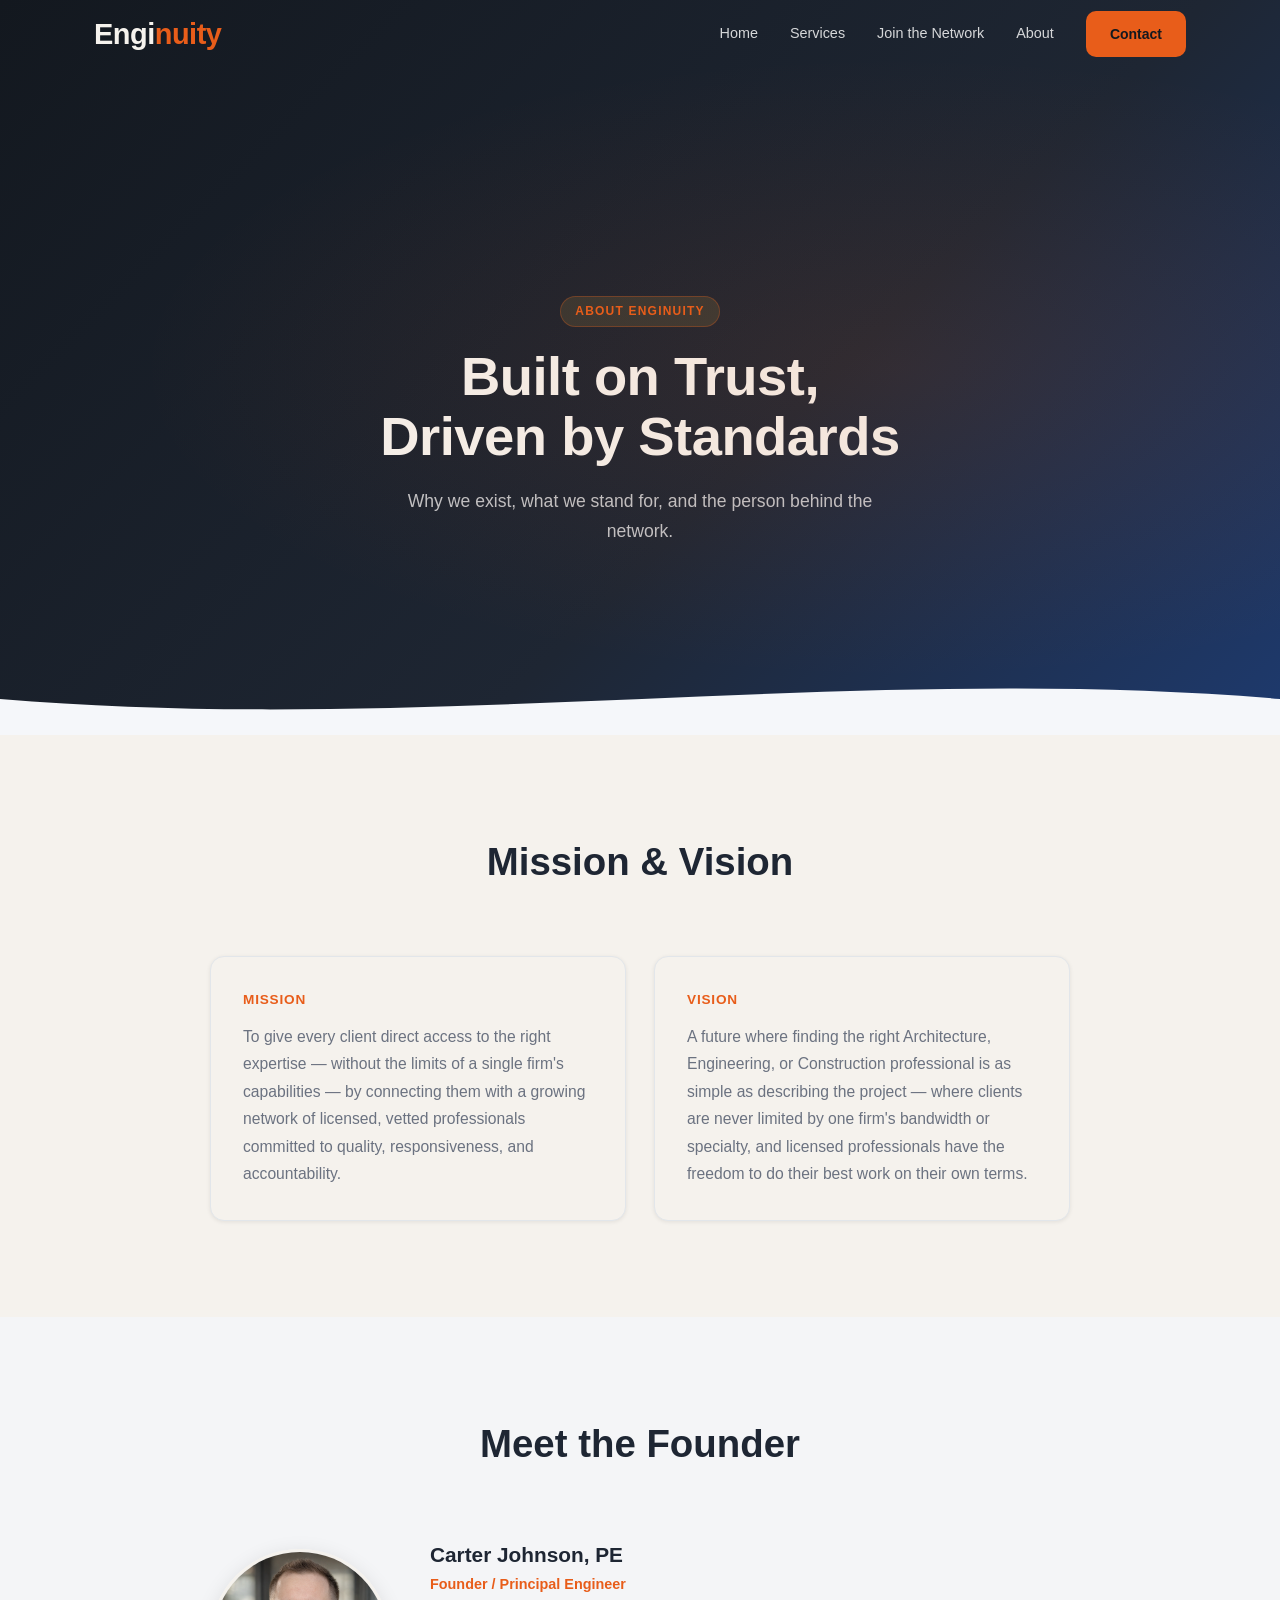
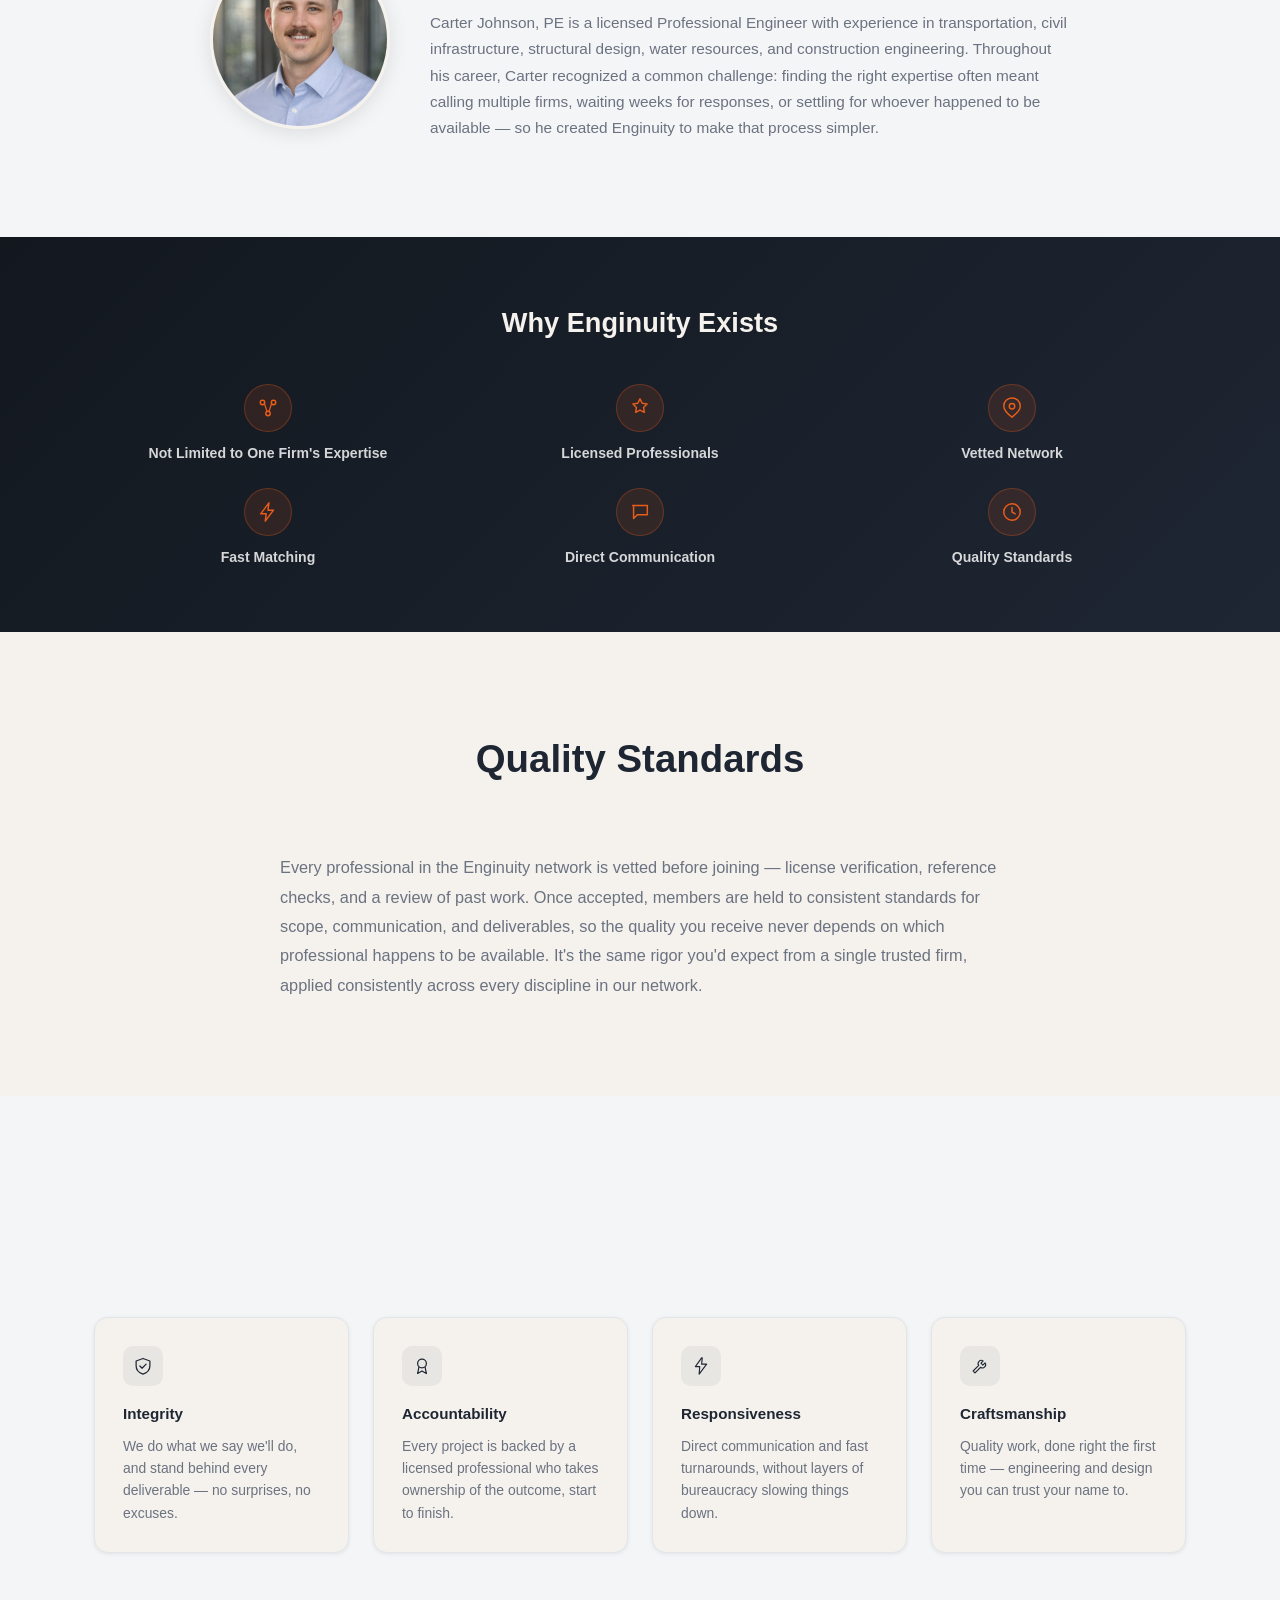
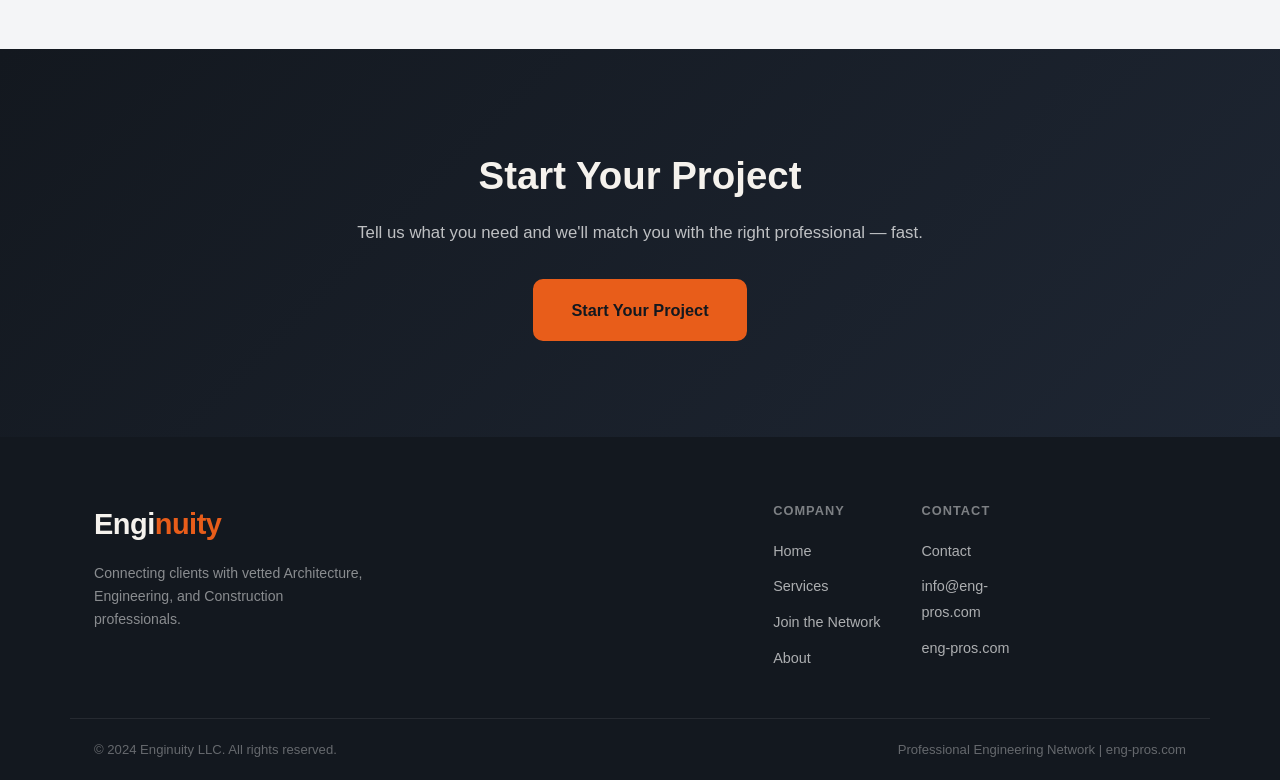
<file: website/about.html>
<!DOCTYPE html>
<html lang="en">
<head>
  <meta charset="UTF-8" />
  <meta name="viewport" content="width=device-width, initial-scale=1.0" />
  <title>About | Enginuity LLC</title>
  <meta name="description" content="Enginuity's mission, vision, founder, and the standards and values behind our network of licensed Architecture, Engineering, and Construction professionals." />
  <link rel="stylesheet" href="style.css" />

  <!-- Google tag (gtag.js) -->
  <script async src="https://www.googletagmanager.com/gtag/js?id=G-LGD4RXTGQ8"></script>
  <script>
    window.dataLayer = window.dataLayer || [];
    function gtag(){dataLayer.push(arguments);}
    gtag('js', new Date());

    gtag('config', 'G-LGD4RXTGQ8');
  </script>
  <style>
    .about-hero__inner {
      max-width: 640px;
      margin: 0 auto;
      text-align: center;
      padding: calc(var(--nav-h) + 80px) 24px 80px;
    }

    .mv-grid {
      display: grid;
      grid-template-columns: 1fr 1fr;
      gap: 28px;
      max-width: 860px;
      margin: 0 auto;
    }

    .mv-card {
      background: var(--white);
      border: 1px solid var(--border);
      border-radius: 14px;
      padding: 32px;
      box-shadow: var(--shadow-sm);
    }

    .mv-card h3 {
      font-size: .85rem;
      font-weight: 700;
      text-transform: uppercase;
      letter-spacing: .06em;
      color: var(--gold);
      margin-bottom: 12px;
    }

    .mv-card p {
      color: var(--text-muted);
      font-size: .98rem;
      line-height: 1.75;
    }

    .quality-content {
      max-width: 720px;
      margin: 0 auto;
    }

    .quality-content p {
      color: var(--text-muted);
      font-size: 1.02rem;
      line-height: 1.8;
    }

    .values__grid {
      display: grid;
      grid-template-columns: repeat(4, 1fr);
      gap: 24px;
    }

    .value-card {
      padding: 28px;
      border: 1px solid var(--border);
      border-radius: 14px;
      background: var(--white);
      box-shadow: var(--shadow-sm);
    }

    .value-card__icon {
      width: 40px;
      height: 40px;
      background: rgba(26,39,68,.06);
      border-radius: 10px;
      display: flex;
      align-items: center;
      justify-content: center;
      color: var(--navy);
      margin-bottom: 16px;
    }

    .value-card__icon svg { width: 20px; height: 20px; }

    .value-card h4 {
      font-size: .95rem;
      font-weight: 700;
      color: var(--navy);
      margin-bottom: 8px;
    }

    .value-card p {
      font-size: .87rem;
      color: var(--text-muted);
      line-height: 1.6;
    }

    @media (max-width: 768px) {
      .mv-grid     { grid-template-columns: 1fr; }
      .values__grid { grid-template-columns: 1fr 1fr; }
    }

    @media (max-width: 480px) {
      .values__grid { grid-template-columns: 1fr; }
    }
  </style>
</head>
<body>

  <!-- ── Navigation ── -->
  <header class="nav" id="nav">
    <div class="container nav__inner">
      <a href="index.html" class="nav__logo">
        <span class="logo-e">Engi</span><span class="logo-p">nuity</span>
      </a>
      <button class="nav__toggle" id="navToggle" aria-label="Open menu">
        <span></span><span></span><span></span>
      </button>
      <nav class="nav__menu" id="navMenu">
        <a href="index.html">Home</a>
        <a href="services.html">Services</a>
        <a href="join-network.html">Join the Network</a>
        <a href="about.html">About</a>
        <a href="contact.html" class="btn btn--nav">Contact</a>
      </nav>
    </div>
  </header>

  <!-- ── Hero ── -->
  <section class="hero">
    <div class="about-hero__inner fade-in">
      <div class="hero__tag">About Enginuity</div>
      <h1>Built on Trust,<br />Driven by Standards</h1>
      <p class="hero__sub">Why we exist, what we stand for, and the person behind the network.</p>
    </div>
    <div class="hero__wave">
      <svg viewBox="0 0 1440 72" xmlns="http://www.w3.org/2000/svg" preserveAspectRatio="none">
        <path d="M0,36 C480,72 960,0 1440,36 L1440,72 L0,72 Z" fill="#f5f7fa"/>
      </svg>
    </div>
  </section>

  <!-- ── Mission & Vision ── -->
  <section class="section">
    <div class="container">
      <div class="section__header fade-in">
        <h2>Mission &amp; Vision</h2>
      </div>
      <div class="mv-grid fade-in">
        <div class="mv-card">
          <h3>Mission</h3>
          <p>To give every client direct access to the right expertise — without the limits of a single firm's capabilities — by connecting them with a growing network of licensed, vetted professionals committed to quality, responsiveness, and accountability.</p>
        </div>
        <div class="mv-card">
          <h3>Vision</h3>
          <p>A future where finding the right Architecture, Engineering, or Construction professional is as simple as describing the project — where clients are never limited by one firm's bandwidth or specialty, and licensed professionals have the freedom to do their best work on their own terms.</p>
        </div>
      </div>
    </div>
  </section>

  <!-- ── Meet the Founder ── -->
  <section class="section bg-light" id="founder">
    <div class="container">
      <div class="section__header fade-in">
        <h2>Meet the Founder</h2>
      </div>
      <div class="founder fade-in">
        <div class="founder__photo">
          <img src="images/founder.png" alt="Carter Johnson, PE — Founder of Enginuity LLC" />
        </div>
        <div class="founder__bio">
          <h3>Carter Johnson, PE</h3>
          <p class="founder__title">Founder / Principal Engineer</p>
          <p>Carter Johnson, PE is a licensed Professional Engineer with experience in transportation, civil infrastructure, structural design, water resources, and construction engineering. Throughout his career, Carter recognized a common challenge: finding the right expertise often meant calling multiple firms, waiting weeks for responses, or settling for whoever happened to be available — so he created Enginuity to make that process simpler.</p>
        </div>
      </div>
    </div>
  </section>

  <!-- ── Why Enginuity Exists ── -->
  <section class="trust" id="why-enginuity">
    <div class="container fade-in">
      <h2 class="trust__title">Why Enginuity Exists</h2>
      <div class="trust__grid">
        <div class="trust__item">
          <div class="trust__icon">
            <svg viewBox="0 0 24 24" fill="none" xmlns="http://www.w3.org/2000/svg">
              <circle cx="6" cy="6" r="2.4" stroke="currentColor" stroke-width="1.6"/>
              <circle cx="18" cy="6" r="2.4" stroke="currentColor" stroke-width="1.6"/>
              <circle cx="12" cy="18" r="2.4" stroke="currentColor" stroke-width="1.6"/>
              <path d="M8 7l3 9M16 7l-3 9" stroke="currentColor" stroke-width="1.4" stroke-linecap="round"/>
            </svg>
          </div>
          <p>Not Limited to One Firm's Expertise</p>
        </div>
        <div class="trust__item">
          <div class="trust__icon">
            <svg viewBox="0 0 24 24" fill="none" xmlns="http://www.w3.org/2000/svg"><path d="M12 2l2.39 4.84 5.34.78-3.86 3.76.91 5.32L12 14.27l-4.78 2.43.91-5.32L4.27 7.62l5.34-.78L12 2z" stroke="currentColor" stroke-width="1.6" stroke-linejoin="round"/></svg>
          </div>
          <p>Licensed Professionals</p>
        </div>
        <div class="trust__item">
          <div class="trust__icon">
            <svg viewBox="0 0 24 24" fill="none" xmlns="http://www.w3.org/2000/svg"><path d="M3 10a9 9 0 1118 0c0 5-9 12-9 12S3 15 3 10z" stroke="currentColor" stroke-width="1.6" stroke-linejoin="round"/><circle cx="12" cy="10" r="3" stroke="currentColor" stroke-width="1.6"/></svg>
          </div>
          <p>Vetted Network</p>
        </div>
        <div class="trust__item">
          <div class="trust__icon">
            <svg viewBox="0 0 24 24" fill="none" xmlns="http://www.w3.org/2000/svg"><path d="M13 2L4 14h6l-1 8 9-12h-6l1-8z" stroke="currentColor" stroke-width="1.6" stroke-linejoin="round"/></svg>
          </div>
          <p>Fast Matching</p>
        </div>
        <div class="trust__item">
          <div class="trust__icon">
            <svg viewBox="0 0 24 24" fill="none" xmlns="http://www.w3.org/2000/svg"><path d="M4 5h16v10H9l-4 4V5z" stroke="currentColor" stroke-width="1.6" stroke-linejoin="round"/></svg>
          </div>
          <p>Direct Communication</p>
        </div>
        <div class="trust__item">
          <div class="trust__icon">
            <svg viewBox="0 0 24 24" fill="none" xmlns="http://www.w3.org/2000/svg"><circle cx="12" cy="12" r="9" stroke="currentColor" stroke-width="1.6"/><path d="M12 7v5l3.5 2" stroke="currentColor" stroke-width="1.6" stroke-linecap="round"/></svg>
          </div>
          <p>Quality Standards</p>
        </div>
      </div>
    </div>
  </section>

  <!-- ── Quality Standards ── -->
  <section class="section" id="quality-standards">
    <div class="container">
      <div class="section__header fade-in">
        <h2>Quality Standards</h2>
      </div>
      <div class="quality-content fade-in">
        <p>Every professional in the Enginuity network is vetted before joining — license verification, reference checks, and a review of past work. Once accepted, members are held to consistent standards for scope, communication, and deliverables, so the quality you receive never depends on which professional happens to be available. It's the same rigor you'd expect from a single trusted firm, applied consistently across every discipline in our network.</p>
      </div>
    </div>
  </section>

  <!-- ── Core Values ── -->
  <section class="section bg-light" id="core-values">
    <div class="container">
      <div class="section__header fade-in">
        <h2>Core Values</h2>
      </div>
      <div class="values__grid fade-in">
        <div class="value-card">
          <div class="value-card__icon">
            <svg viewBox="0 0 32 32" fill="none" xmlns="http://www.w3.org/2000/svg">
              <path d="M16 4l11 4v8c0 7-5 11-11 13C10 27 5 23 5 16V8l11-4z" stroke="currentColor" stroke-width="2" stroke-linejoin="round"/>
              <path d="M11 16l3.5 3.5L21 13" stroke="currentColor" stroke-width="2" stroke-linecap="round" stroke-linejoin="round"/>
            </svg>
          </div>
          <h4>Integrity</h4>
          <p>We do what we say we'll do, and stand behind every deliverable — no surprises, no excuses.</p>
        </div>
        <div class="value-card">
          <div class="value-card__icon">
            <svg viewBox="0 0 32 32" fill="none" xmlns="http://www.w3.org/2000/svg">
              <circle cx="16" cy="12" r="7" stroke="currentColor" stroke-width="2"/>
              <path d="M11 18l-2 10 7-4 7 4-2-10" stroke="currentColor" stroke-width="2" stroke-linejoin="round" stroke-linecap="round"/>
            </svg>
          </div>
          <h4>Accountability</h4>
          <p>Every project is backed by a licensed professional who takes ownership of the outcome, start to finish.</p>
        </div>
        <div class="value-card">
          <div class="value-card__icon">
            <svg viewBox="0 0 32 32" fill="none" xmlns="http://www.w3.org/2000/svg">
              <path d="M17 3L7 17h7l-1 12 12-16h-8l1-10z" stroke="currentColor" stroke-width="1.8" stroke-linejoin="round" stroke-linecap="round"/>
            </svg>
          </div>
          <h4>Responsiveness</h4>
          <p>Direct communication and fast turnarounds, without layers of bureaucracy slowing things down.</p>
        </div>
        <div class="value-card">
          <div class="value-card__icon">
            <svg viewBox="0 0 32 32" fill="none" xmlns="http://www.w3.org/2000/svg">
              <path d="M21 8a5 5 0 00-7 7l-9 9 3 3 9-9a5 5 0 007-7l-3.5 3.5-3-3L21 8z" stroke="currentColor" stroke-width="1.8" stroke-linejoin="round" stroke-linecap="round"/>
            </svg>
          </div>
          <h4>Craftsmanship</h4>
          <p>Quality work, done right the first time — engineering and design you can trust your name to.</p>
        </div>
      </div>
    </div>
  </section>

  <!-- ── Final CTA ── -->
  <section class="section cta-final">
    <div class="container cta-final__inner fade-in">
      <h2>Start Your Project</h2>
      <p>Tell us what you need and we'll match you with the right professional — fast.</p>
      <a href="contact.html" class="btn btn--primary btn--lg">Start Your Project</a>
    </div>
  </section>

  <!-- ── Footer ── -->
  <footer class="footer">
    <div class="container footer__inner">
      <div class="footer__brand">
        <a href="index.html" class="nav__logo">
          <span class="logo-e">Engi</span><span class="logo-p">nuity</span>
        </a>
        <p>Connecting clients with vetted Architecture, Engineering, and Construction professionals.</p>
      </div>
      <div class="footer__cols">
        <div class="footer__col">
          <h4>Company</h4>
          <ul>
            <li><a href="index.html">Home</a></li>
            <li><a href="services.html">Services</a></li>
            <li><a href="join-network.html">Join the Network</a></li>
            <li><a href="about.html">About</a></li>
          </ul>
        </div>
        <div class="footer__col">
          <h4>Contact</h4>
          <ul>
            <li><a href="contact.html">Contact</a></li>
            <li><a href="mailto:info@eng-pros.com">info@eng-pros.com</a></li>
            <li><a href="https://eng-pros.com" target="_blank" rel="noopener">eng-pros.com</a></li>
          </ul>
        </div>
      </div>
    </div>
    <div class="footer__bottom">
      <div class="container">
        <p>&copy; 2024 Enginuity LLC. All rights reserved.</p>
        <p>Professional Engineering Network | eng-pros.com</p>
      </div>
    </div>
  </footer>

  <script src="script.js"></script>
</body>
</html>
</file>
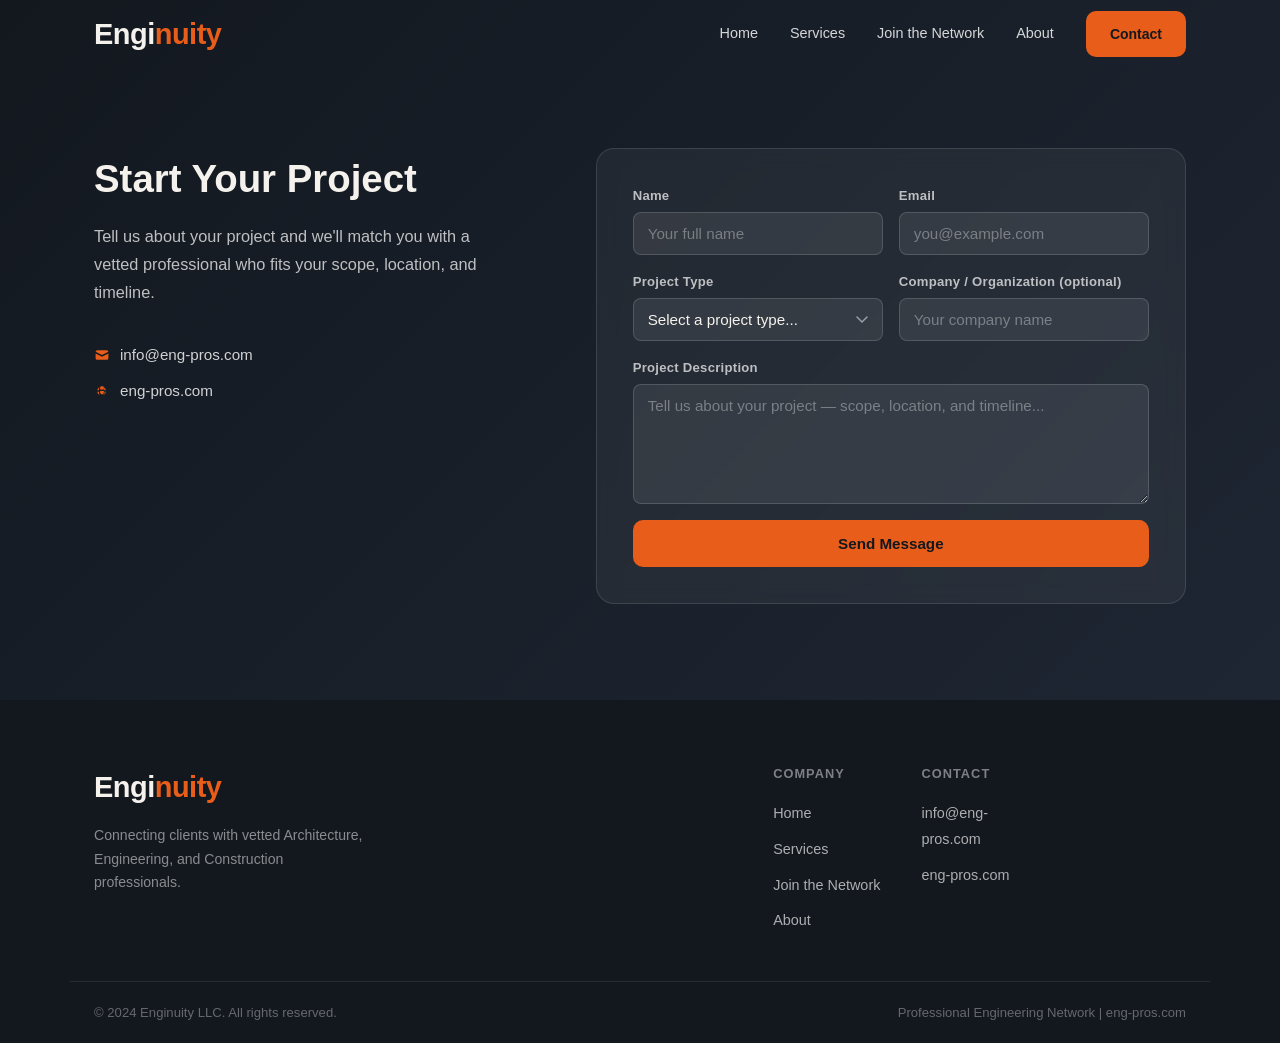
<file: website/contact.html>
<!DOCTYPE html>
<html lang="en">
<head>
  <meta charset="UTF-8" />
  <meta name="viewport" content="width=device-width, initial-scale=1.0" />
  <title>Contact | Enginuity LLC</title>
  <meta name="description" content="Tell Enginuity about your project and we'll match you with a vetted Architecture, Engineering, or Construction professional who fits your scope, location, and timeline." />
  <link rel="stylesheet" href="style.css" />

  <!-- Google tag (gtag.js) -->
  <script async src="https://www.googletagmanager.com/gtag/js?id=G-LGD4RXTGQ8"></script>
  <script>
    window.dataLayer = window.dataLayer || [];
    function gtag(){dataLayer.push(arguments);}
    gtag('js', new Date());

    gtag('config', 'G-LGD4RXTGQ8');
  </script>
</head>
<body>

  <!-- ── Navigation ── -->
  <header class="nav" id="nav">
    <div class="container nav__inner">
      <a href="index.html" class="nav__logo">
        <span class="logo-e">Engi</span><span class="logo-p">nuity</span>
      </a>
      <button class="nav__toggle" id="navToggle" aria-label="Open menu">
        <span></span><span></span><span></span>
      </button>
      <nav class="nav__menu" id="navMenu">
        <a href="index.html">Home</a>
        <a href="services.html">Services</a>
        <a href="join-network.html">Join the Network</a>
        <a href="about.html">About</a>
        <a href="contact.html" class="btn btn--nav">Contact</a>
      </nav>
    </div>
  </header>

  <!-- ── Contact ── -->
  <section class="section contact" style="padding-top: calc(var(--nav-h) + 80px);">
    <div class="container contact__inner">
      <div class="contact__text fade-in">
        <h2>Start Your Project</h2>
        <p>Tell us about your project and we'll match you with a vetted professional who fits your scope, location, and timeline.</p>
        <div class="contact__info">
          <div class="contact__info-item">
            <svg viewBox="0 0 20 20" fill="none" xmlns="http://www.w3.org/2000/svg"><path d="M2.003 5.884L10 9.882l7.997-3.998A2 2 0 0016 4H4a2 2 0 00-1.997 1.884z" fill="currentColor"/><path d="M18 8.118l-8 4-8-4V14a2 2 0 002 2h12a2 2 0 002-2V8.118z" fill="currentColor"/></svg>
            <a href="mailto:info@eng-pros.com">info@eng-pros.com</a>
          </div>
          <div class="contact__info-item">
            <svg viewBox="0 0 20 20" fill="none" xmlns="http://www.w3.org/2000/svg"><path fill-rule="evenodd" d="M4.083 9h1.946c.089-1.546.383-2.97.837-4.118A6.004 6.004 0 004.083 9zm.412 2H4.083a6.004 6.004 0 002.783 4.118C6.396 13.97 6.102 12.546 6.013 11H4.495zM10 16c-.098 0-.195-.003-.29-.007L9.706 16H10c.293 0 .584-.015.87-.047A7.999 7.999 0 0010 16zm1.904-.765a6.96 6.96 0 00.396-.235A6.007 6.007 0 0014.917 11H13.4a12.82 12.82 0 01-.612 3.06 7.01 7.01 0 01-.884.175zM13.4 9h1.517a6.004 6.004 0 00-2.783-4.118C12.617 6.03 12.91 7.454 13 9h.4zM11.586 4.187a7 7 0 00-3.172 0C7.957 5.012 7.64 6.468 7.548 8h4.904c-.092-1.532-.41-2.988-.866-3.813zM7.548 10c.092 1.532.41 2.988.866 3.813a7 7 0 003.172 0c.456-.825.774-2.281.866-3.813H7.548z" fill="currentColor" clip-rule="evenodd"/></svg>
            <a href="https://eng-pros.com" target="_blank" rel="noopener">eng-pros.com</a>
          </div>
        </div>
      </div>
      <form class="contact__form fade-in delay-1" id="contactForm" novalidate>
        <input type="hidden" name="_subject" value="New Client Inquiry — Enginuity LLC" />
        <input type="hidden" name="_next" value="" />
        <div class="form__row">
          <div class="form__field">
            <label for="name">Name</label>
            <input type="text" id="name" name="name" placeholder="Your full name" required />
          </div>
          <div class="form__field">
            <label for="email">Email</label>
            <input type="email" id="email" name="email" placeholder="you@example.com" required />
          </div>
        </div>
        <div class="form__row">
          <div class="form__field">
            <label for="service">Project Type</label>
            <select id="service" name="service" required>
              <option value="">Select a project type...</option>
              <option value="structural-engineering">Structural Engineering</option>
              <option value="civil-engineering">Civil Engineering</option>
              <option value="water-resources">Water Resources</option>
              <option value="surveying">Surveying</option>
              <option value="other">Not sure yet / Other</option>
            </select>
          </div>
          <div class="form__field">
            <label for="company">Company / Organization (optional)</label>
            <input type="text" id="company" name="company" placeholder="Your company name" />
          </div>
        </div>
        <div class="form__field">
          <label for="message">Project Description</label>
          <textarea id="message" name="message" rows="4" placeholder="Tell us about your project — scope, location, and timeline..." required></textarea>
        </div>
        <button type="submit" class="btn btn--primary btn--full">Send Message</button>
        <p class="form__success" id="formSuccess" hidden>Thank you! We'll be in touch within one business day.</p>
        <p class="form__error" id="formError" hidden>Please fill in all required fields.</p>
      </form>
    </div>
  </section>

  <!-- ── Footer ── -->
  <footer class="footer">
    <div class="container footer__inner">
      <div class="footer__brand">
        <a href="index.html" class="nav__logo">
          <span class="logo-e">Engi</span><span class="logo-p">nuity</span>
        </a>
        <p>Connecting clients with vetted Architecture, Engineering, and Construction professionals.</p>
      </div>
      <div class="footer__cols">
        <div class="footer__col">
          <h4>Company</h4>
          <ul>
            <li><a href="index.html">Home</a></li>
            <li><a href="services.html">Services</a></li>
            <li><a href="join-network.html">Join the Network</a></li>
            <li><a href="about.html">About</a></li>
          </ul>
        </div>
        <div class="footer__col">
          <h4>Contact</h4>
          <ul>
            <li><a href="mailto:info@eng-pros.com">info@eng-pros.com</a></li>
            <li><a href="https://eng-pros.com" target="_blank" rel="noopener">eng-pros.com</a></li>
          </ul>
        </div>
      </div>
    </div>
    <div class="footer__bottom">
      <div class="container">
        <p>&copy; 2024 Enginuity LLC. All rights reserved.</p>
        <p>Professional Engineering Network | eng-pros.com</p>
      </div>
    </div>
  </footer>

  <script src="script.js"></script>
</body>
</html>
</file>
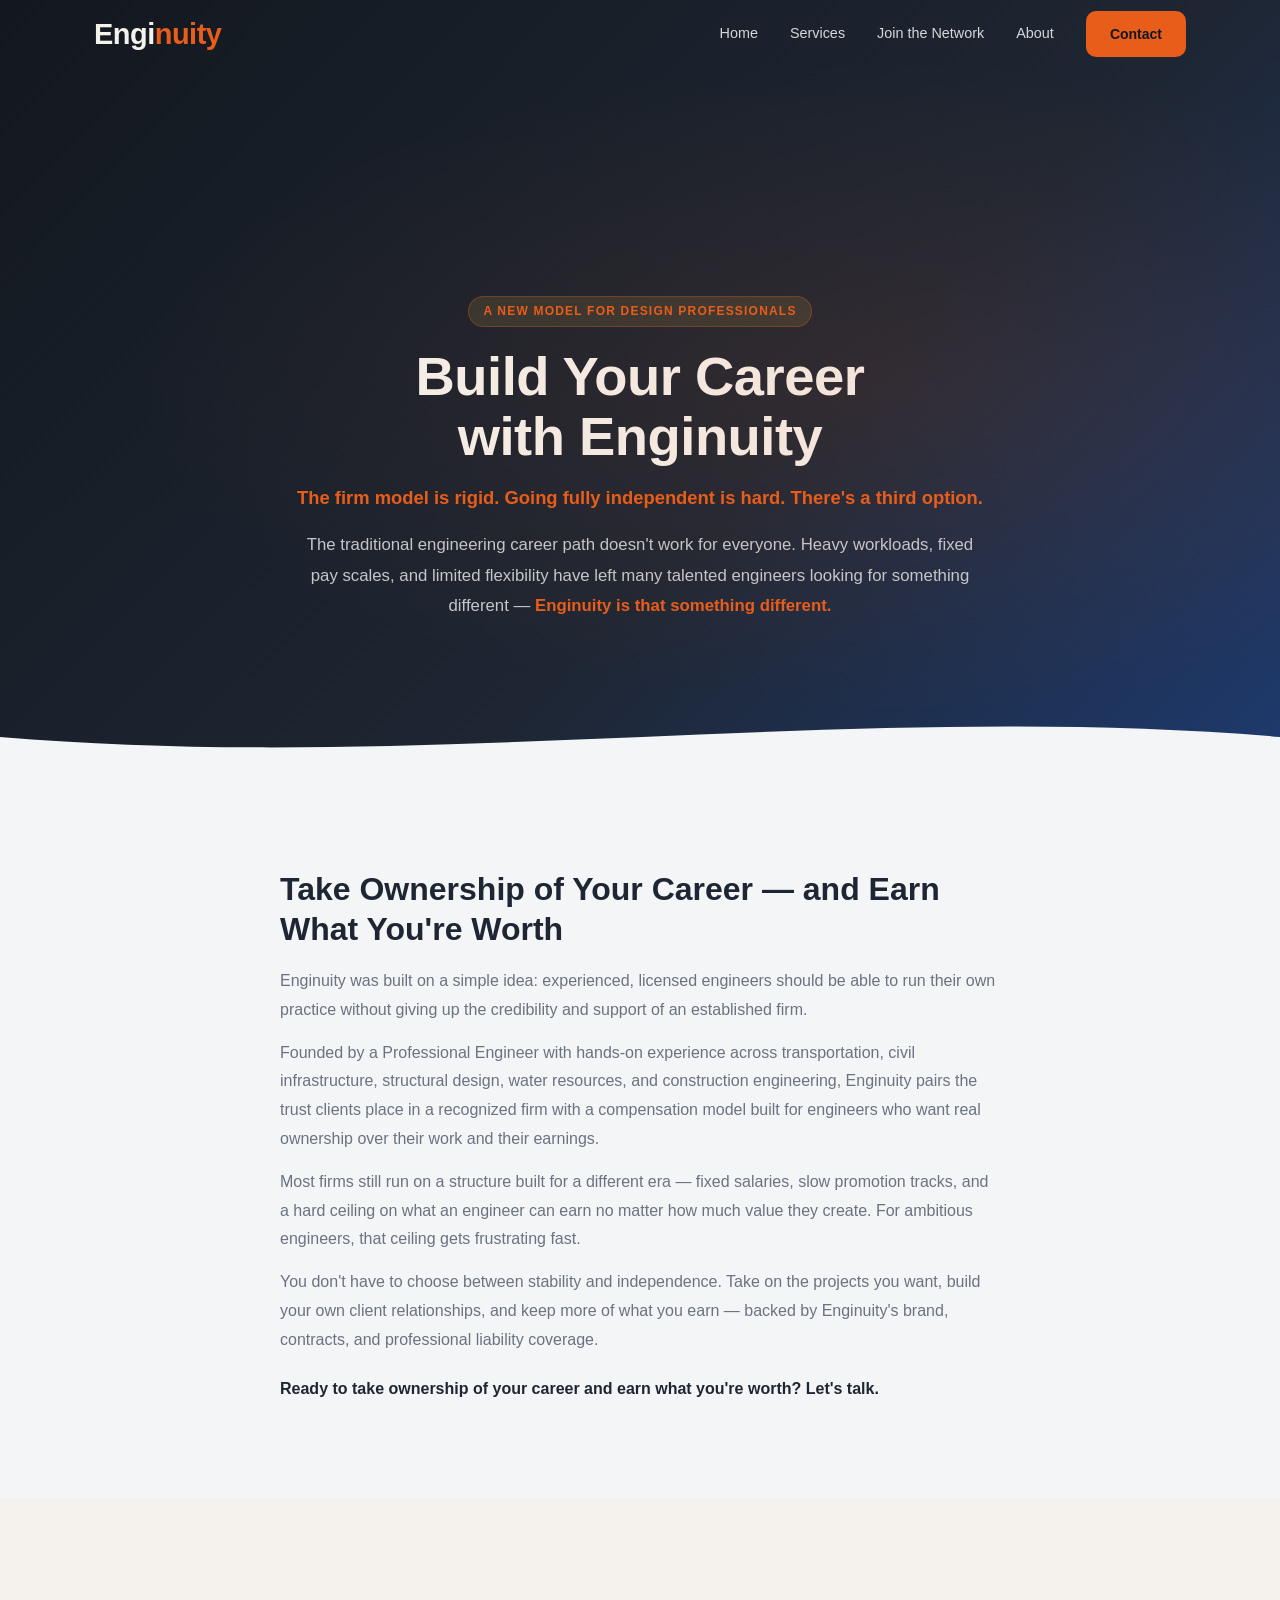
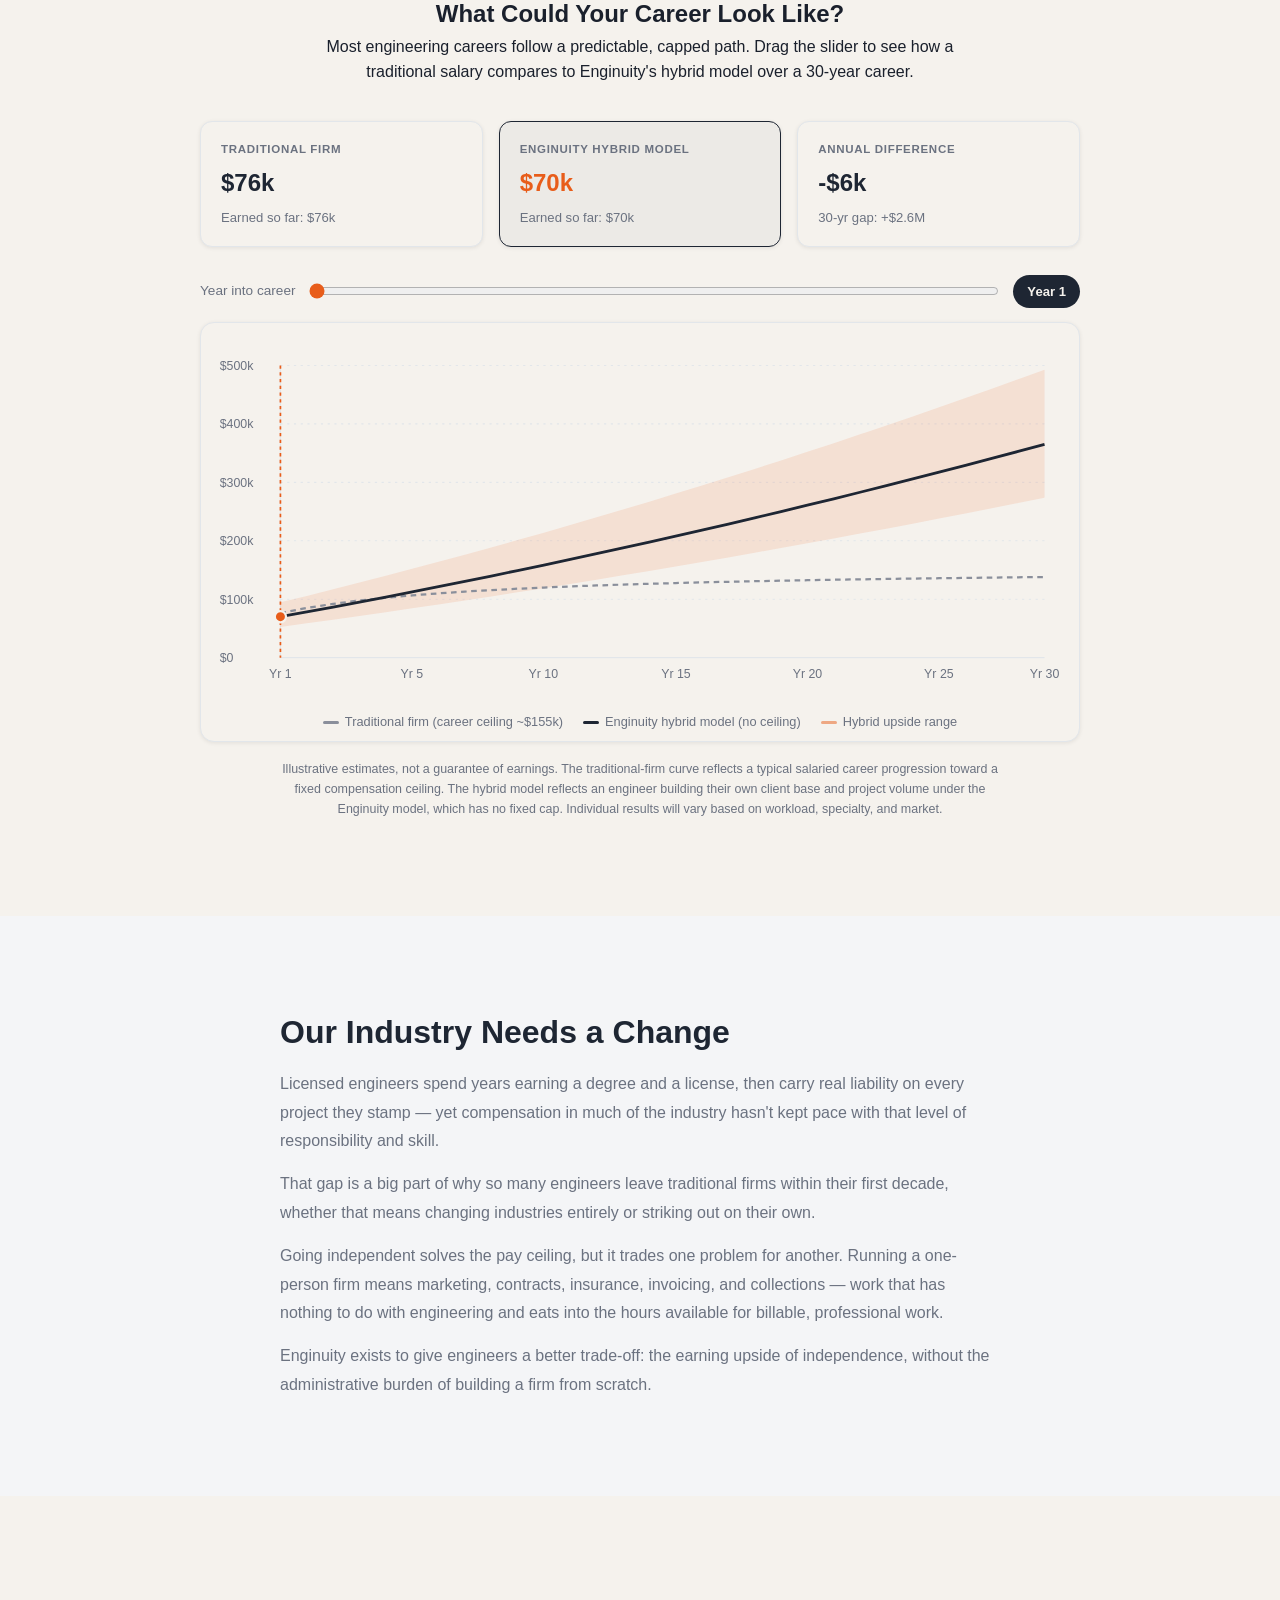
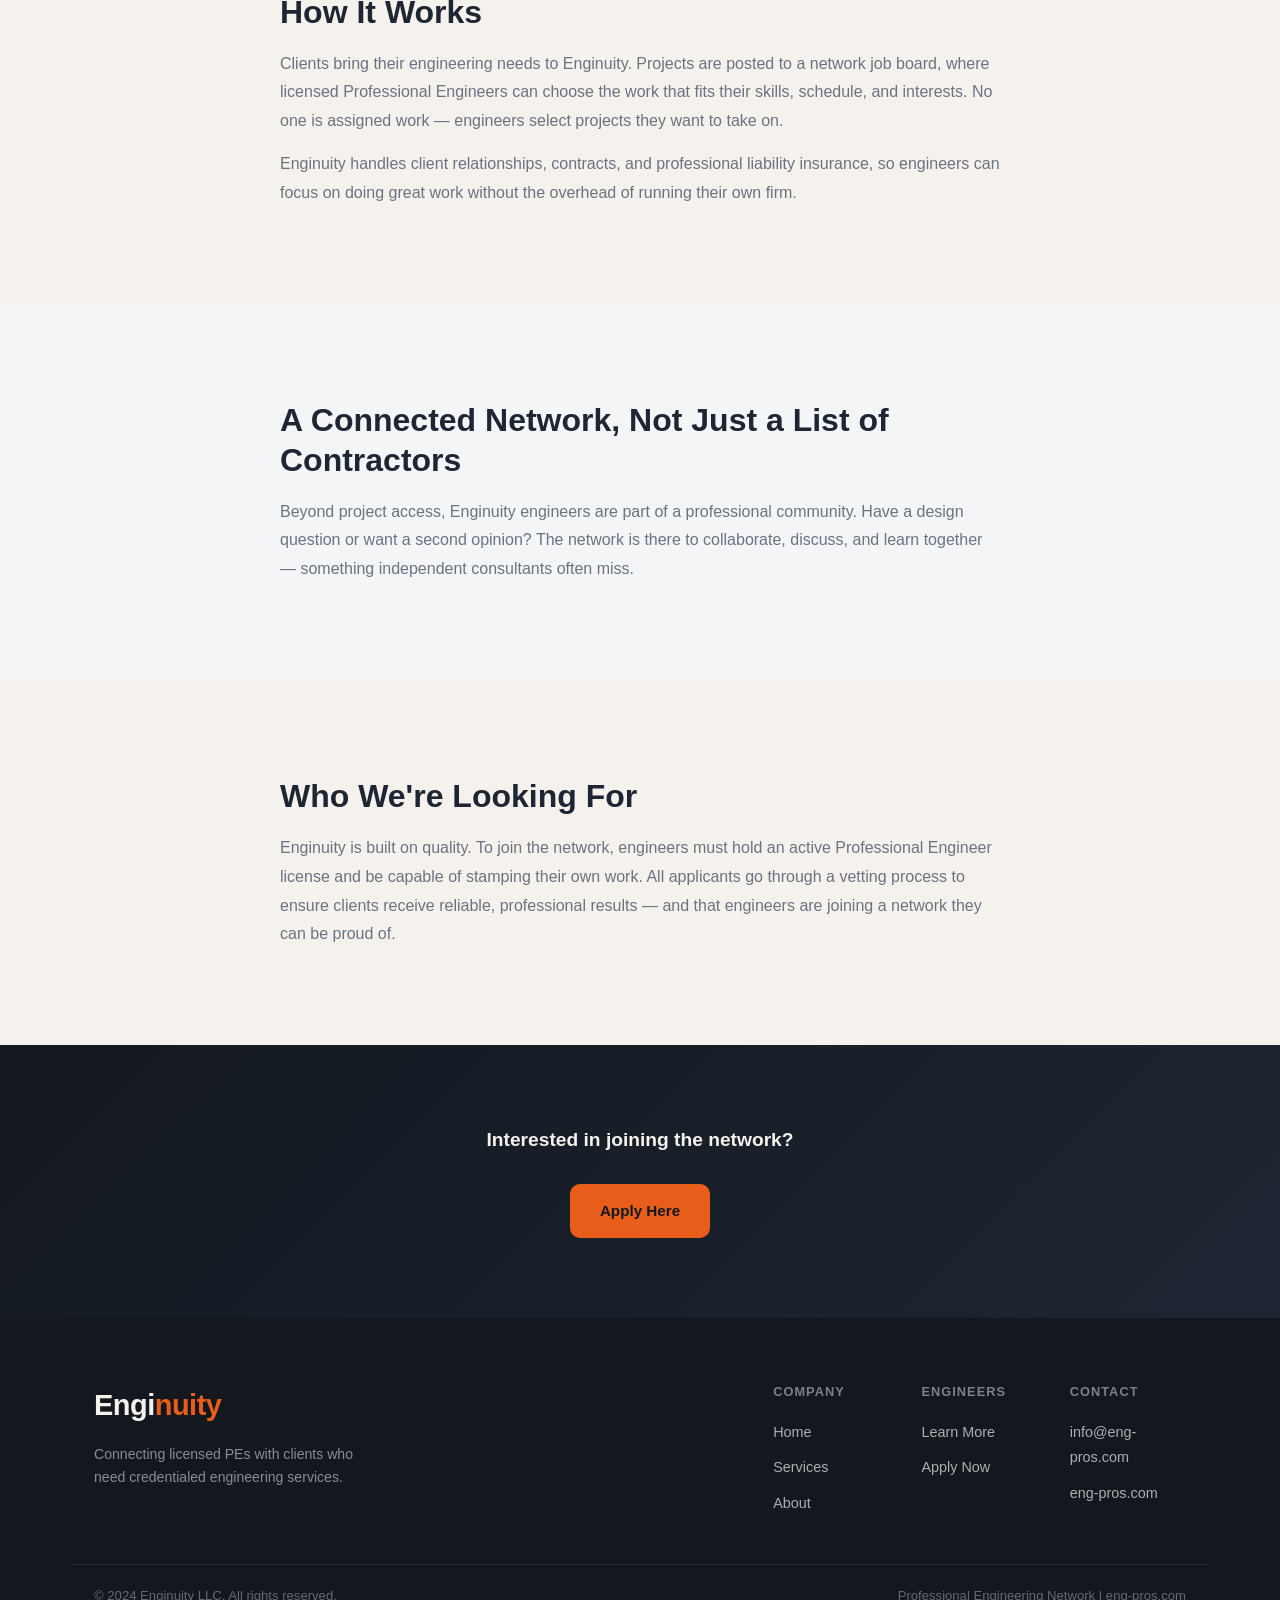
<file: website/engineers.html>
<!DOCTYPE html>
<html lang="en">
<head>
  <meta charset="UTF-8" />
  <meta name="viewport" content="width=device-width, initial-scale=1.0" />
  <title>Join the Network | Enginuity LLC</title>
  <meta name="description" content="Licensed Professional Engineers — build your own practice with the backing of an established firm. See how Enginuity's hybrid model compares to a traditional engineering career." />
  <link rel="stylesheet" href="style.css" />

  <!-- Google tag (gtag.js) -->
  <script async src="https://www.googletagmanager.com/gtag/js?id=G-LGD4RXTGQ8"></script>
  <script>
    window.dataLayer = window.dataLayer || [];
    function gtag(){dataLayer.push(arguments);}
    gtag('js', new Date());

    gtag('config', 'G-LGD4RXTGQ8');
  </script>
  <style>
    .eng-hero__inner {
      max-width: 740px;
      margin: 0 auto;
      text-align: center;
      padding: calc(var(--nav-h) + 80px) 24px 80px;
    }

    .eng-hero__inner h1 { margin-bottom: 16px; }

    .eng-hero__sub {
      font-size: 1.15rem;
      font-weight: 600;
      color: var(--gold);
      margin-bottom: 18px;
    }

    .eng-hero__inner p.eng-hero__lead {
      font-size: 1.05rem;
      color: rgba(255,255,255,.75);
      line-height: 1.8;
    }

    .eng-highlight {
      color: var(--gold);
      font-weight: 700;
    }

    .eng-content {
      max-width: 720px;
      margin: 0 auto;
    }

    .eng-content h2 {
      font-size: clamp(1.5rem, 3vw, 2rem);
      font-weight: 800;
      color: var(--navy);
      margin-bottom: 18px;
      line-height: 1.25;
    }

    .eng-content p {
      font-size: 1rem;
      color: var(--text-muted);
      line-height: 1.8;
    }

    .eng-content p + p { margin-top: 14px; }

    .eng-content p.eng-callout {
      color: var(--navy);
      font-weight: 700;
      margin-top: 20px;
    }

    .eng-cta {
      background: linear-gradient(135deg, var(--navy-dark) 0%, var(--navy) 100%);
      padding: 80px 0;
      text-align: center;
    }

    .eng-cta p {
      font-size: 1.2rem;
      color: var(--white);
      font-weight: 600;
      margin-bottom: 28px;
    }

    /* ─── Earnings Chart ─────────────────────────────────────────────── */
    .chart-header {
      max-width: 680px;
      margin: 0 auto 36px;
      text-align: center;
    }

    .chart-card-row {
      display: grid;
      grid-template-columns: 1fr 1fr 1fr;
      gap: 16px;
      max-width: 880px;
      margin: 0 auto 28px;
    }

    .chart-card {
      background: var(--white);
      border: 1px solid var(--border);
      border-radius: 12px;
      padding: 18px 20px;
      box-shadow: var(--shadow-sm);
    }

    .chart-card--highlight {
      border-color: var(--navy);
      background: rgba(26,39,68,.04);
    }

    .chart-card__label {
      font-size: .72rem;
      font-weight: 700;
      text-transform: uppercase;
      letter-spacing: .06em;
      color: var(--text-muted);
      margin-bottom: 6px;
    }

    .chart-card__value {
      font-size: 1.5rem;
      font-weight: 800;
      color: var(--navy);
    }

    .chart-card--highlight .chart-card__value { color: var(--gold); }

    .chart-card__sub {
      font-size: .82rem;
      color: var(--text-muted);
      margin-top: 4px;
    }

    .chart-slider-row {
      display: flex;
      align-items: center;
      gap: 14px;
      max-width: 880px;
      margin: 0 auto 14px;
    }

    .chart-slider-row label {
      font-size: .85rem;
      color: var(--text-muted);
      white-space: nowrap;
    }

    .chart-slider-row input[type="range"] {
      flex: 1;
      accent-color: var(--gold);
    }

    .chart-year-badge {
      background: var(--navy);
      color: var(--white);
      font-size: .82rem;
      font-weight: 700;
      padding: 6px 14px;
      border-radius: 999px;
      white-space: nowrap;
    }

    .chart-wrap {
      max-width: 880px;
      margin: 0 auto;
      background: var(--white);
      border: 1px solid var(--border);
      border-radius: 14px;
      padding: 20px 12px 8px;
      box-shadow: var(--shadow-sm);
    }

    .chart-wrap svg { width: 100%; height: auto; display: block; }

    .chart-legend {
      display: flex;
      flex-wrap: wrap;
      gap: 20px;
      justify-content: center;
      margin-top: 10px;
      font-size: .8rem;
      color: var(--text-muted);
    }

    .chart-legend span {
      display: inline-flex;
      align-items: center;
      gap: 6px;
    }

    .chart-legend .swatch {
      width: 16px;
      height: 3px;
      border-radius: 2px;
      display: inline-block;
    }

    .chart-footnote {
      max-width: 720px;
      margin: 18px auto 0;
      font-size: .78rem;
      color: var(--text-muted);
      line-height: 1.6;
      text-align: center;
    }

    @media (max-width: 768px) {
      .eng-hero__inner { padding-top: calc(var(--nav-h) + 56px); }
      .chart-card-row { grid-template-columns: 1fr; }
    }
  </style>
</head>
<body>

  <!-- ── Navigation ── -->
  <header class="nav" id="nav">
    <div class="container nav__inner">
      <a href="index.html" class="nav__logo">
        <span class="logo-e">Engi</span><span class="logo-p">nuity</span>
      </a>
      <button class="nav__toggle" id="navToggle" aria-label="Open menu">
        <span></span><span></span><span></span>
      </button>
      <nav class="nav__menu" id="navMenu">
        <a href="index.html">Home</a>
        <a href="services.html">Services</a>
        <a href="engineers.html">Join the Network</a>
        <a href="about.html">About</a>
        <a href="contact.html" class="btn btn--nav">Contact</a>
      </nav>
    </div>
  </header>

  <!-- ── Hero ── -->
  <section class="hero">
    <div class="eng-hero__inner fade-in">
      <div class="hero__tag">A New Model for Design Professionals</div>
      <h1>Build Your Career<br />with Enginuity</h1>
      <p class="eng-hero__sub">The firm model is rigid. Going fully independent is hard. There's a third option.</p>
      <p class="eng-hero__lead">The traditional engineering career path doesn't work for everyone. Heavy workloads, fixed pay scales, and limited flexibility have left many talented engineers looking for something different — <span class="eng-highlight">Enginuity is that something different.</span></p>
    </div>
    <div class="hero__wave">
      <svg viewBox="0 0 1440 72" xmlns="http://www.w3.org/2000/svg" preserveAspectRatio="none">
        <path d="M0,36 C480,72 960,0 1440,36 L1440,72 L0,72 Z" fill="#f4f5f7"/>
      </svg>
    </div>
  </section>

  <!-- ── Take Ownership ── -->
  <section class="section bg-light">
    <div class="container">
      <div class="eng-content fade-in">
        <h2>Take Ownership of Your Career — and Earn What You're Worth</h2>
        <p>Enginuity was built on a simple idea: experienced, licensed engineers should be able to run their own practice without giving up the credibility and support of an established firm.</p>
        <p>Founded by a Professional Engineer with hands-on experience across transportation, civil infrastructure, structural design, water resources, and construction engineering, Enginuity pairs the trust clients place in a recognized firm with a compensation model built for engineers who want real ownership over their work and their earnings.</p>
        <p>Most firms still run on a structure built for a different era — fixed salaries, slow promotion tracks, and a hard ceiling on what an engineer can earn no matter how much value they create. For ambitious engineers, that ceiling gets frustrating fast.</p>
        <p>You don't have to choose between stability and independence. Take on the projects you want, build your own client relationships, and keep more of what you earn — backed by Enginuity's brand, contracts, and professional liability coverage.</p>
        <p class="eng-callout">Ready to take ownership of your career and earn what you're worth? Let's talk.</p>
      </div>
    </div>
  </section>

  <!-- ── Interactive Earnings Chart ── -->
  <section class="section">
    <div class="container">
      <div class="chart-header fade-in">
        <h2>What Could Your Career Look Like?</h2>
        <p>Most engineering careers follow a predictable, capped path. Drag the slider to see how a traditional salary compares to Enginuity's hybrid model over a 30-year career.</p>
      </div>

      <div class="chart-card-row fade-in">
        <div class="chart-card">
          <div class="chart-card__label">Traditional Firm</div>
          <div class="chart-card__value" id="cardTraditionalValue">$76k</div>
          <div class="chart-card__sub" id="cardTraditionalSub">Earned so far: $76k</div>
        </div>
        <div class="chart-card chart-card--highlight">
          <div class="chart-card__label">Enginuity Hybrid Model</div>
          <div class="chart-card__value" id="cardHybridValue">$70k</div>
          <div class="chart-card__sub" id="cardHybridSub">Earned so far: $70k</div>
        </div>
        <div class="chart-card">
          <div class="chart-card__label">Annual Difference</div>
          <div class="chart-card__value" id="cardDiffValue">-$6k</div>
          <div class="chart-card__sub" id="cardDiffSub">30-yr gap: --</div>
        </div>
      </div>

      <div class="chart-slider-row fade-in">
        <label for="yearSlider">Year into career</label>
        <input type="range" id="yearSlider" min="1" max="30" value="1" step="1" />
        <span class="chart-year-badge" id="yearBadge">Year 1</span>
      </div>

      <div class="chart-wrap fade-in">
        <svg id="careerChartSvg" viewBox="0 0 760 320" xmlns="http://www.w3.org/2000/svg">
          <!-- gridlines -->
          <g stroke="var(--border)" stroke-width="1">
            <line x1="60" y1="20" x2="60" y2="280" />
            <line x1="60" y1="280" x2="740" y2="280" />
            <line x1="60" y1="228" x2="740" y2="228" stroke-dasharray="2 4" />
            <line x1="60" y1="176" x2="740" y2="176" stroke-dasharray="2 4" />
            <line x1="60" y1="124" x2="740" y2="124" stroke-dasharray="2 4" />
            <line x1="60" y1="72"  x2="740" y2="72"  stroke-dasharray="2 4" />
            <line x1="60" y1="20"  x2="740" y2="20"  stroke-dasharray="2 4" />
          </g>
          <!-- y-axis labels -->
          <g font-size="11" fill="var(--text-muted)" font-family="inherit">
            <text x="6" y="284">$0</text>
            <text x="6" y="232">$100k</text>
            <text x="6" y="180">$200k</text>
            <text x="6" y="128">$300k</text>
            <text x="6" y="76">$400k</text>
            <text x="6" y="24">$500k</text>
          </g>
          <!-- x-axis labels -->
          <g font-size="11" fill="var(--text-muted)" font-family="inherit" text-anchor="middle">
            <text x="60"  y="298">Yr 1</text>
            <text x="177" y="298">Yr 5</text>
            <text x="294" y="298">Yr 10</text>
            <text x="412" y="298">Yr 15</text>
            <text x="529" y="298">Yr 20</text>
            <text x="646" y="298">Yr 25</text>
            <text x="740" y="298">Yr 30</text>
          </g>
          <!-- upside band -->
          <path id="upsideBand" fill="var(--gold)" fill-opacity="0.12" stroke="none"></path>
          <!-- traditional firm line -->
          <path id="traditionalLine" fill="none" stroke="#8a8f9b" stroke-width="2" stroke-dasharray="5 4"></path>
          <!-- hybrid model line -->
          <path id="hybridLine" fill="none" stroke="var(--navy)" stroke-width="2.5"></path>
          <!-- marker -->
          <line id="markerLine" x1="60" y1="20" x2="60" y2="280" stroke="var(--gold)" stroke-width="1.5" stroke-dasharray="3 3"></line>
          <circle id="markerDot" cx="60" cy="280" r="5" fill="var(--gold)" stroke="var(--white)" stroke-width="2"></circle>
        </svg>
        <div class="chart-legend">
          <span><span class="swatch" style="background:#8a8f9b;"></span> Traditional firm (career ceiling ~$155k)</span>
          <span><span class="swatch" style="background:var(--navy);"></span> Enginuity hybrid model (no ceiling)</span>
          <span><span class="swatch" style="background:var(--gold); opacity:.5;"></span> Hybrid upside range</span>
        </div>
      </div>

      <p class="chart-footnote fade-in">Illustrative estimates, not a guarantee of earnings. The traditional-firm curve reflects a typical salaried career progression toward a fixed compensation ceiling. The hybrid model reflects an engineer building their own client base and project volume under the Enginuity model, which has no fixed cap. Individual results will vary based on workload, specialty, and market.</p>
    </div>
  </section>

  <!-- ── Our Industry Needs a Change ── -->
  <section class="section bg-light">
    <div class="container">
      <div class="eng-content fade-in">
        <h2>Our Industry Needs a Change</h2>
        <p>Licensed engineers spend years earning a degree and a license, then carry real liability on every project they stamp — yet compensation in much of the industry hasn't kept pace with that level of responsibility and skill.</p>
        <p>That gap is a big part of why so many engineers leave traditional firms within their first decade, whether that means changing industries entirely or striking out on their own.</p>
        <p>Going independent solves the pay ceiling, but it trades one problem for another. Running a one-person firm means marketing, contracts, insurance, invoicing, and collections — work that has nothing to do with engineering and eats into the hours available for billable, professional work.</p>
        <p>Enginuity exists to give engineers a better trade-off: the earning upside of independence, without the administrative burden of building a firm from scratch.</p>
      </div>
    </div>
  </section>

  <!-- ── How It Works ── -->
  <section class="section">
    <div class="container">
      <div class="eng-content fade-in">
        <h2>How It Works</h2>
        <p>Clients bring their engineering needs to Enginuity. Projects are posted to a network job board, where licensed Professional Engineers can choose the work that fits their skills, schedule, and interests. No one is assigned work — engineers select projects they want to take on.</p>
        <p>Enginuity handles client relationships, contracts, and professional liability insurance, so engineers can focus on doing great work without the overhead of running their own firm.</p>
      </div>
    </div>
  </section>

  <!-- ── Connected Network ── -->
  <section class="section bg-light">
    <div class="container">
      <div class="eng-content fade-in">
        <h2>A Connected Network, Not Just a List of Contractors</h2>
        <p>Beyond project access, Enginuity engineers are part of a professional community. Have a design question or want a second opinion? The network is there to collaborate, discuss, and learn together — something independent consultants often miss.</p>
      </div>
    </div>
  </section>

  <!-- ── Who We're Looking For ── -->
  <section class="section">
    <div class="container">
      <div class="eng-content fade-in">
        <h2>Who We're Looking For</h2>
        <p>Enginuity is built on quality. To join the network, engineers must hold an active Professional Engineer license and be capable of stamping their own work. All applicants go through a vetting process to ensure clients receive reliable, professional results — and that engineers are joining a network they can be proud of.</p>
      </div>
    </div>
  </section>

  <!-- ── Apply CTA ── -->
  <section class="eng-cta">
    <div class="container fade-in">
      <p>Interested in joining the network?</p>
      <a href="contact.html" class="btn btn--primary">Apply Here</a>
    </div>
  </section>

  <!-- ── Footer ── -->
  <footer class="footer">
    <div class="container footer__inner">
      <div class="footer__brand">
        <a href="index.html" class="nav__logo">
          <span class="logo-e">Engi</span><span class="logo-p">nuity</span>
        </a>
        <p>Connecting licensed PEs with clients who need credentialed engineering services.</p>
      </div>
      <div class="footer__cols">
        <div class="footer__col">
          <h4>Company</h4>
          <ul>
            <li><a href="index.html">Home</a></li>
            <li><a href="services.html">Services</a></li>
            <li><a href="about.html">About</a></li>
          </ul>
        </div>
        <div class="footer__col">
          <h4>Engineers</h4>
          <ul>
            <li><a href="engineers.html">Learn More</a></li>
            <li><a href="contact.html">Apply Now</a></li>
          </ul>
        </div>
        <div class="footer__col">
          <h4>Contact</h4>
          <ul>
            <li><a href="mailto:info@eng-pros.com">info@eng-pros.com</a></li>
            <li><a href="https://eng-pros.com" target="_blank" rel="noopener">eng-pros.com</a></li>
          </ul>
        </div>
      </div>
    </div>
    <div class="footer__bottom">
      <div class="container">
        <p>&copy; 2024 Enginuity LLC. All rights reserved.</p>
        <p>Professional Engineering Network | eng-pros.com</p>
      </div>
    </div>
  </footer>

  <script src="script.js"></script>
</body>
</html>
</file>
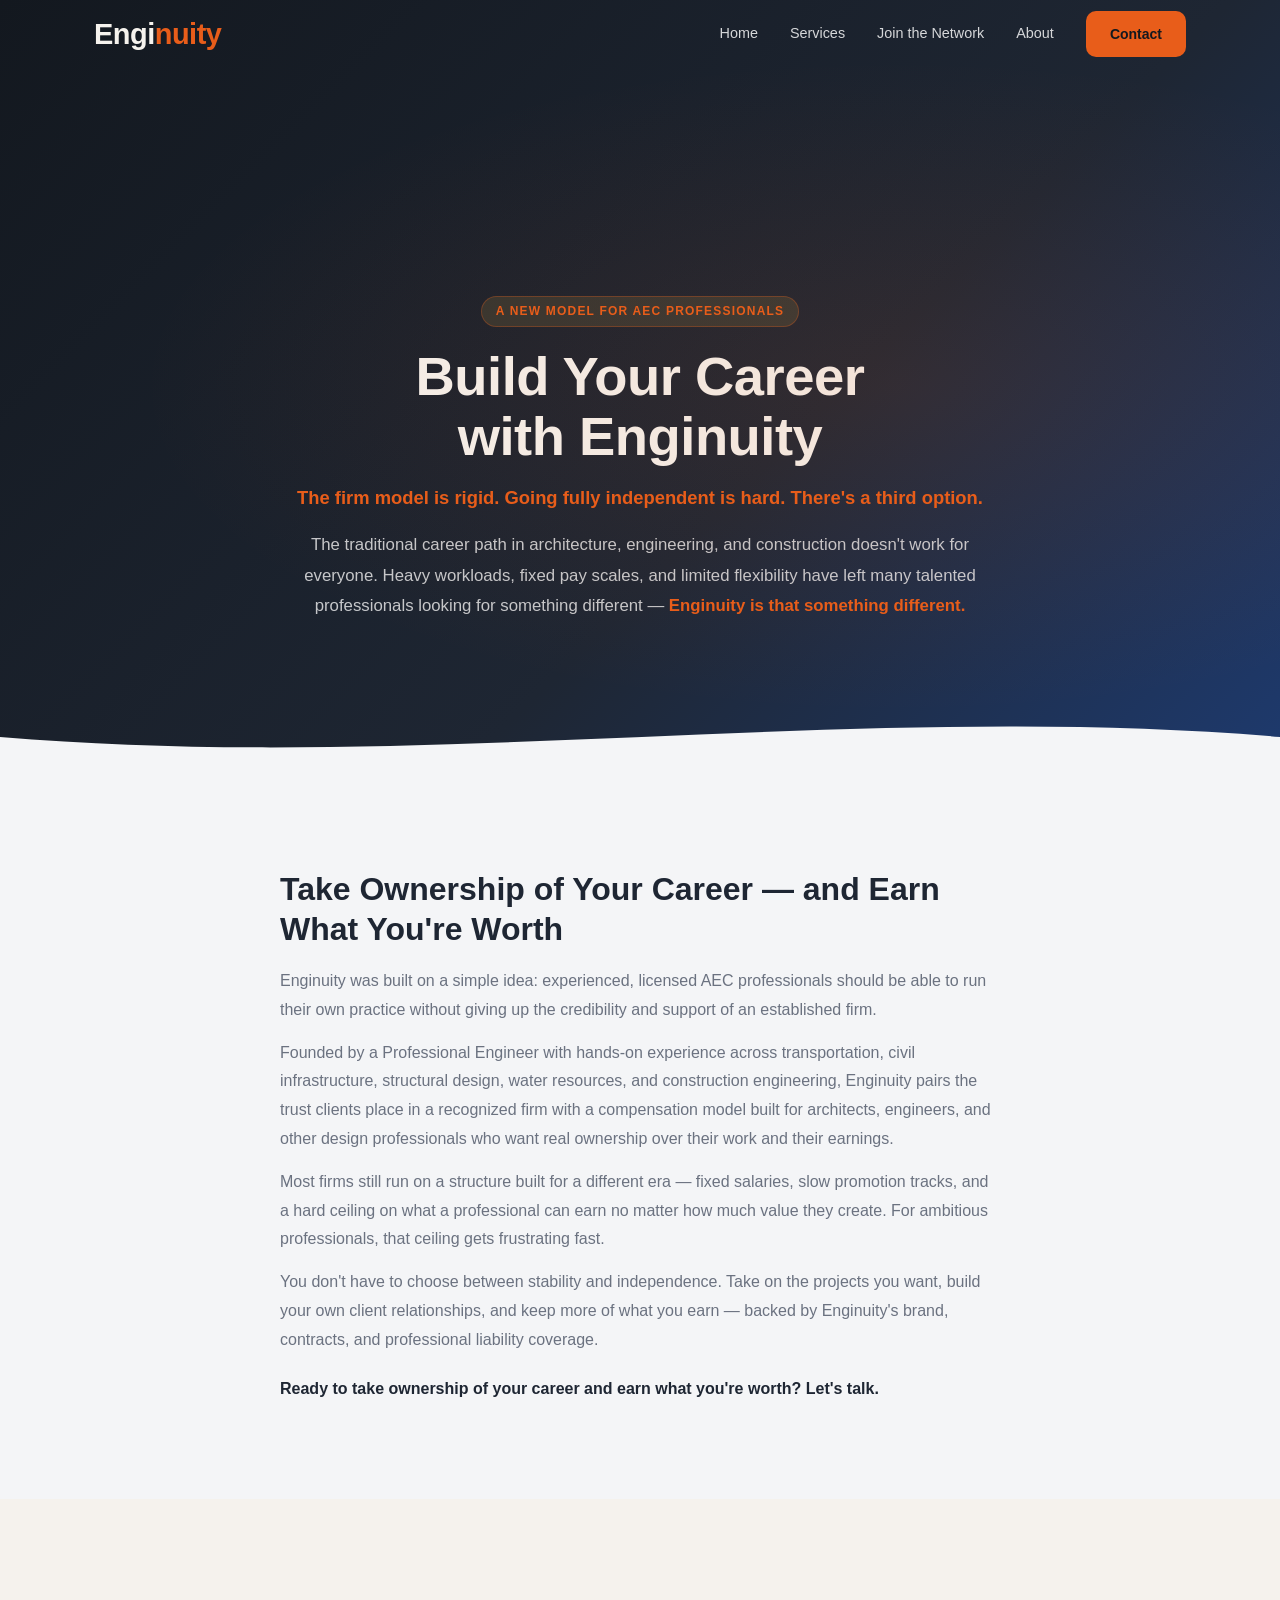
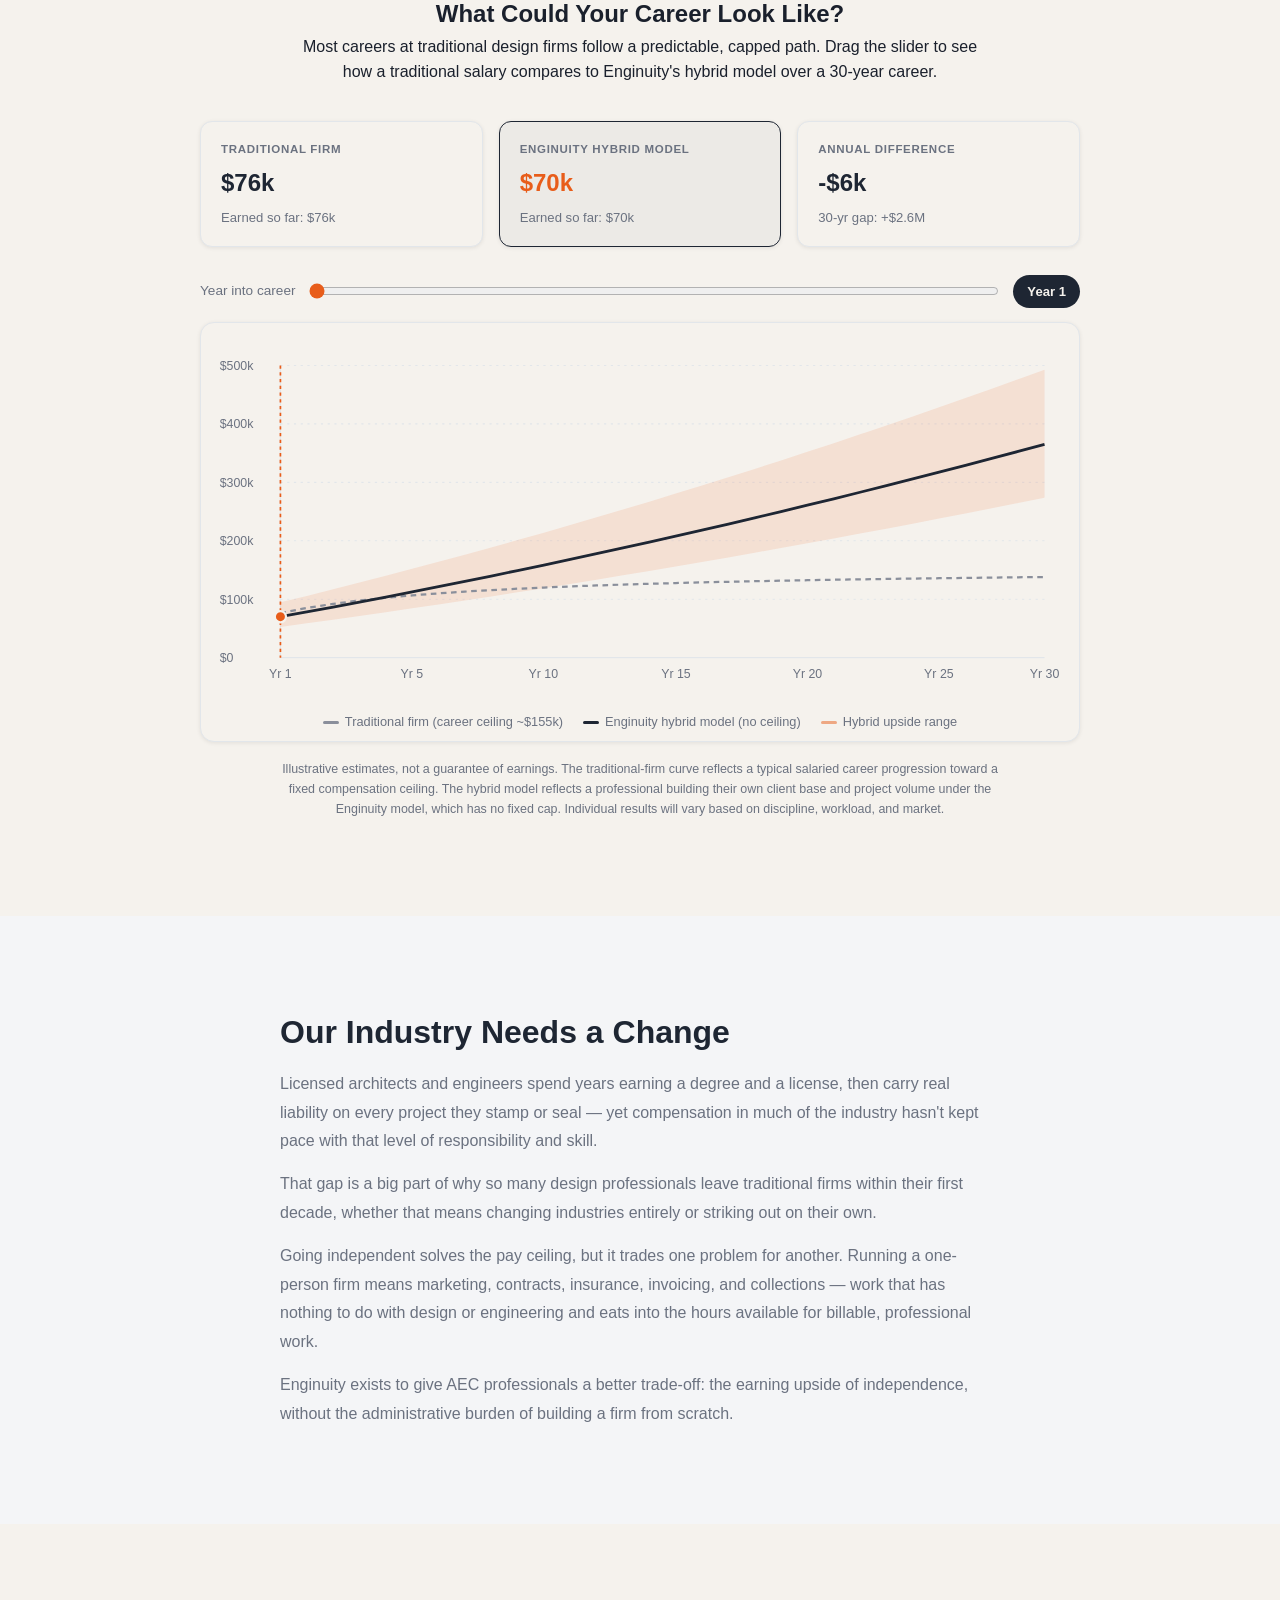
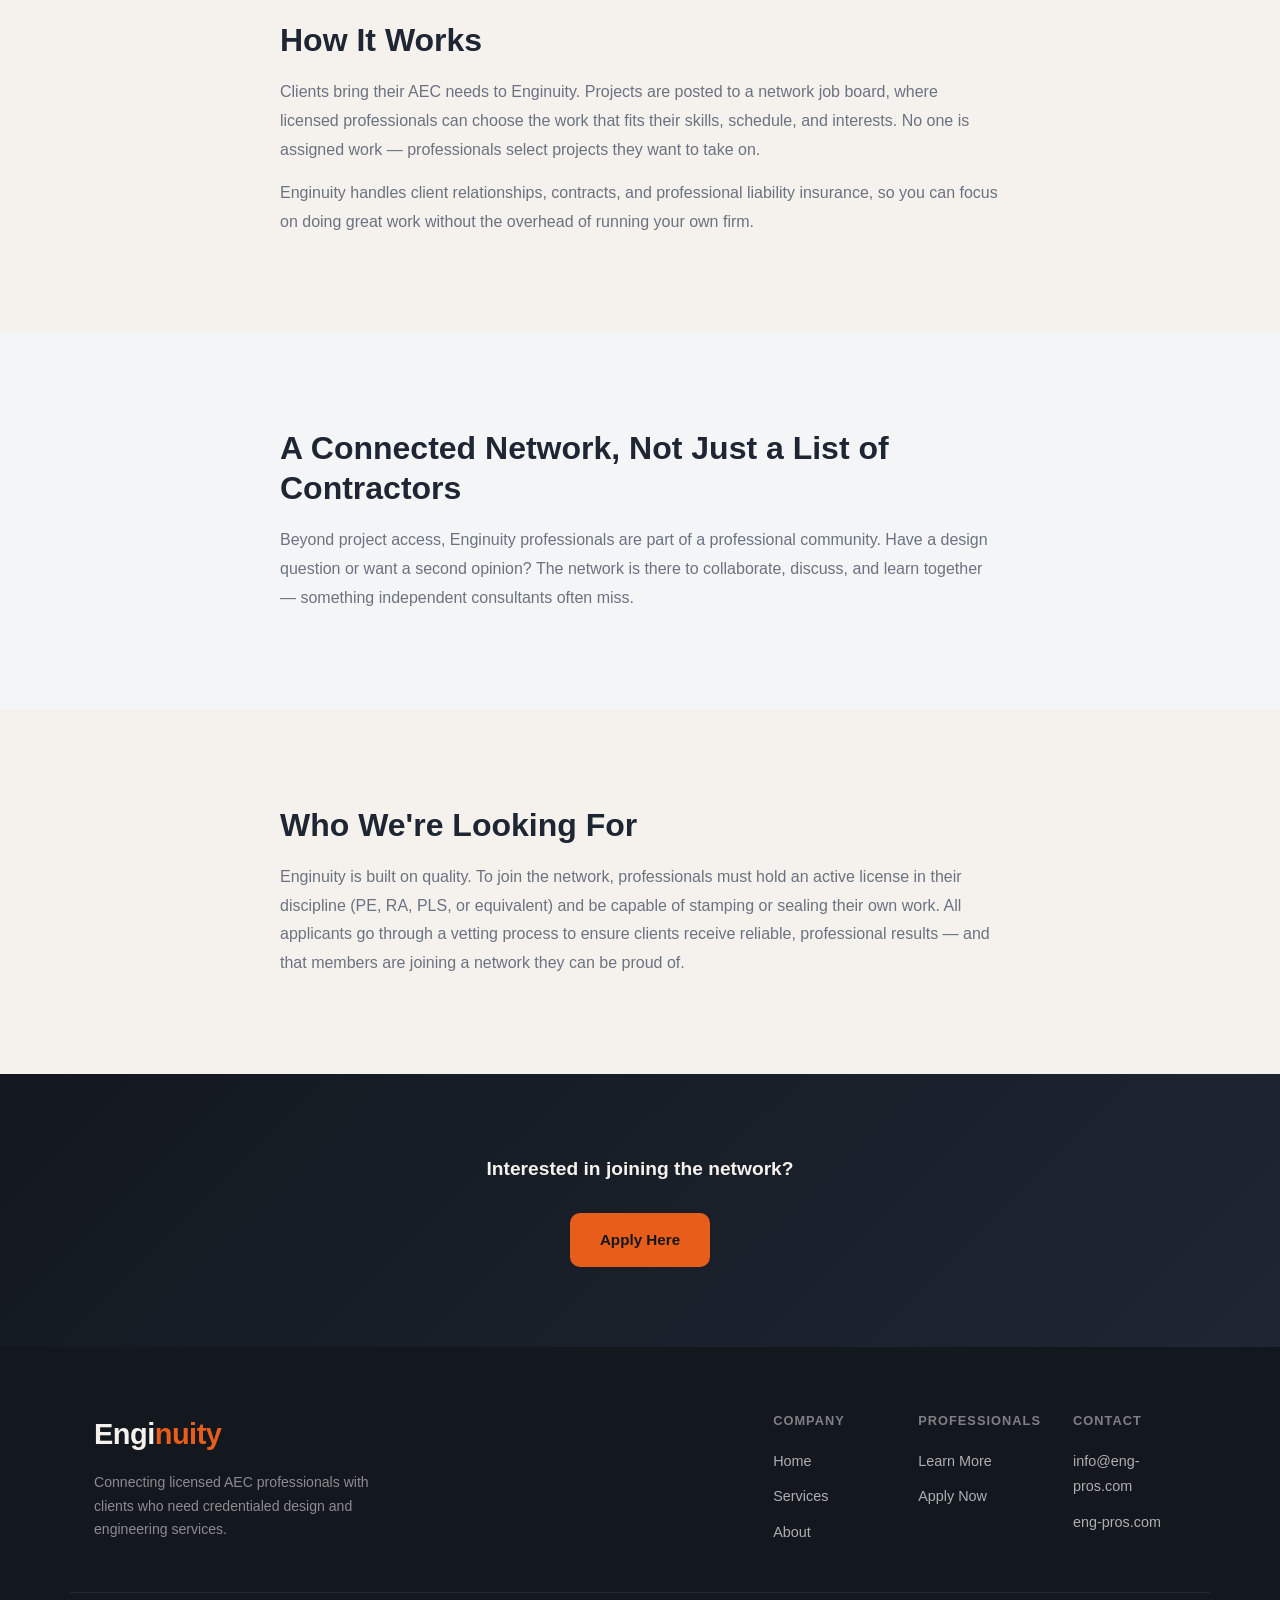
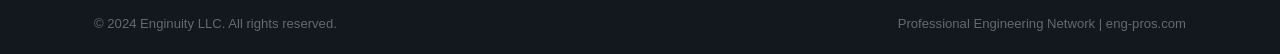
<file: website/join-network.html>
<!DOCTYPE html>
<html lang="en">
<head>
  <meta charset="UTF-8" />
  <meta name="viewport" content="width=device-width, initial-scale=1.0" />
  <title>Join the Network | Enginuity LLC</title>
  <meta name="description" content="Licensed AEC professionals — build your own practice with the backing of an established firm. See how Enginuity's hybrid model compares to a traditional design career." />
  <link rel="stylesheet" href="style.css" />

  <!-- Google tag (gtag.js) -->
  <script async src="https://www.googletagmanager.com/gtag/js?id=G-LGD4RXTGQ8"></script>
  <script>
    window.dataLayer = window.dataLayer || [];
    function gtag(){dataLayer.push(arguments);}
    gtag('js', new Date());

    gtag('config', 'G-LGD4RXTGQ8');
  </script>
  <style>
    .eng-hero__inner {
      max-width: 740px;
      margin: 0 auto;
      text-align: center;
      padding: calc(var(--nav-h) + 80px) 24px 80px;
    }

    .eng-hero__inner h1 { margin-bottom: 16px; }

    .eng-hero__sub {
      font-size: 1.15rem;
      font-weight: 600;
      color: var(--gold);
      margin-bottom: 18px;
    }

    .eng-hero__inner p.eng-hero__lead {
      font-size: 1.05rem;
      color: rgba(255,255,255,.75);
      line-height: 1.8;
    }

    .eng-highlight {
      color: var(--gold);
      font-weight: 700;
    }

    .eng-content {
      max-width: 720px;
      margin: 0 auto;
    }

    .eng-content h2 {
      font-size: clamp(1.5rem, 3vw, 2rem);
      font-weight: 800;
      color: var(--navy);
      margin-bottom: 18px;
      line-height: 1.25;
    }

    .eng-content p {
      font-size: 1rem;
      color: var(--text-muted);
      line-height: 1.8;
    }

    .eng-content p + p { margin-top: 14px; }

    .eng-content p.eng-callout {
      color: var(--navy);
      font-weight: 700;
      margin-top: 20px;
    }

    .eng-cta {
      background: linear-gradient(135deg, var(--navy-dark) 0%, var(--navy) 100%);
      padding: 80px 0;
      text-align: center;
    }

    .eng-cta p {
      font-size: 1.2rem;
      color: var(--white);
      font-weight: 600;
      margin-bottom: 28px;
    }

    /* ─── Earnings Chart ─────────────────────────────────────────────── */
    .chart-header {
      max-width: 680px;
      margin: 0 auto 36px;
      text-align: center;
    }

    .chart-card-row {
      display: grid;
      grid-template-columns: 1fr 1fr 1fr;
      gap: 16px;
      max-width: 880px;
      margin: 0 auto 28px;
    }

    .chart-card {
      background: var(--white);
      border: 1px solid var(--border);
      border-radius: 12px;
      padding: 18px 20px;
      box-shadow: var(--shadow-sm);
    }

    .chart-card--highlight {
      border-color: var(--navy);
      background: rgba(26,39,68,.04);
    }

    .chart-card__label {
      font-size: .72rem;
      font-weight: 700;
      text-transform: uppercase;
      letter-spacing: .06em;
      color: var(--text-muted);
      margin-bottom: 6px;
    }

    .chart-card__value {
      font-size: 1.5rem;
      font-weight: 800;
      color: var(--navy);
    }

    .chart-card--highlight .chart-card__value { color: var(--gold); }

    .chart-card__sub {
      font-size: .82rem;
      color: var(--text-muted);
      margin-top: 4px;
    }

    .chart-slider-row {
      display: flex;
      align-items: center;
      gap: 14px;
      max-width: 880px;
      margin: 0 auto 14px;
    }

    .chart-slider-row label {
      font-size: .85rem;
      color: var(--text-muted);
      white-space: nowrap;
    }

    .chart-slider-row input[type="range"] {
      flex: 1;
      accent-color: var(--gold);
    }

    .chart-year-badge {
      background: var(--navy);
      color: var(--white);
      font-size: .82rem;
      font-weight: 700;
      padding: 6px 14px;
      border-radius: 999px;
      white-space: nowrap;
    }

    .chart-wrap {
      max-width: 880px;
      margin: 0 auto;
      background: var(--white);
      border: 1px solid var(--border);
      border-radius: 14px;
      padding: 20px 12px 8px;
      box-shadow: var(--shadow-sm);
    }

    .chart-wrap svg { width: 100%; height: auto; display: block; }

    .chart-legend {
      display: flex;
      flex-wrap: wrap;
      gap: 20px;
      justify-content: center;
      margin-top: 10px;
      font-size: .8rem;
      color: var(--text-muted);
    }

    .chart-legend span {
      display: inline-flex;
      align-items: center;
      gap: 6px;
    }

    .chart-legend .swatch {
      width: 16px;
      height: 3px;
      border-radius: 2px;
      display: inline-block;
    }

    .chart-footnote {
      max-width: 720px;
      margin: 18px auto 0;
      font-size: .78rem;
      color: var(--text-muted);
      line-height: 1.6;
      text-align: center;
    }

    @media (max-width: 768px) {
      .eng-hero__inner { padding-top: calc(var(--nav-h) + 56px); }
      .chart-card-row { grid-template-columns: 1fr; }
    }
  </style>
</head>
<body>

  <!-- ── Navigation ── -->
  <header class="nav" id="nav">
    <div class="container nav__inner">
      <a href="index.html" class="nav__logo">
        <span class="logo-e">Engi</span><span class="logo-p">nuity</span>
      </a>
      <button class="nav__toggle" id="navToggle" aria-label="Open menu">
        <span></span><span></span><span></span>
      </button>
      <nav class="nav__menu" id="navMenu">
        <a href="index.html">Home</a>
        <a href="services.html">Services</a>
        <a href="join-network.html">Join the Network</a>
        <a href="about.html">About</a>
        <a href="contact.html" class="btn btn--nav">Contact</a>
      </nav>
    </div>
  </header>

  <!-- ── Hero ── -->
  <section class="hero">
    <div class="eng-hero__inner fade-in">
      <div class="hero__tag">A New Model for AEC Professionals</div>
      <h1>Build Your Career<br />with Enginuity</h1>
      <p class="eng-hero__sub">The firm model is rigid. Going fully independent is hard. There's a third option.</p>
      <p class="eng-hero__lead">The traditional career path in architecture, engineering, and construction doesn't work for everyone. Heavy workloads, fixed pay scales, and limited flexibility have left many talented professionals looking for something different — <span class="eng-highlight">Enginuity is that something different.</span></p>
    </div>
    <div class="hero__wave">
      <svg viewBox="0 0 1440 72" xmlns="http://www.w3.org/2000/svg" preserveAspectRatio="none">
        <path d="M0,36 C480,72 960,0 1440,36 L1440,72 L0,72 Z" fill="#f4f5f7"/>
      </svg>
    </div>
  </section>

  <!-- ── Take Ownership ── -->
  <section class="section bg-light">
    <div class="container">
      <div class="eng-content fade-in">
        <h2>Take Ownership of Your Career — and Earn What You're Worth</h2>
        <p>Enginuity was built on a simple idea: experienced, licensed AEC professionals should be able to run their own practice without giving up the credibility and support of an established firm.</p>
        <p>Founded by a Professional Engineer with hands-on experience across transportation, civil infrastructure, structural design, water resources, and construction engineering, Enginuity pairs the trust clients place in a recognized firm with a compensation model built for architects, engineers, and other design professionals who want real ownership over their work and their earnings.</p>
        <p>Most firms still run on a structure built for a different era — fixed salaries, slow promotion tracks, and a hard ceiling on what a professional can earn no matter how much value they create. For ambitious professionals, that ceiling gets frustrating fast.</p>
        <p>You don't have to choose between stability and independence. Take on the projects you want, build your own client relationships, and keep more of what you earn — backed by Enginuity's brand, contracts, and professional liability coverage.</p>
        <p class="eng-callout">Ready to take ownership of your career and earn what you're worth? Let's talk.</p>
      </div>
    </div>
  </section>

  <!-- ── Interactive Earnings Chart ── -->
  <section class="section">
    <div class="container">
      <div class="chart-header fade-in">
        <h2>What Could Your Career Look Like?</h2>
        <p>Most careers at traditional design firms follow a predictable, capped path. Drag the slider to see how a traditional salary compares to Enginuity's hybrid model over a 30-year career.</p>
      </div>

      <div class="chart-card-row fade-in">
        <div class="chart-card">
          <div class="chart-card__label">Traditional Firm</div>
          <div class="chart-card__value" id="cardTraditionalValue">$76k</div>
          <div class="chart-card__sub" id="cardTraditionalSub">Earned so far: $76k</div>
        </div>
        <div class="chart-card chart-card--highlight">
          <div class="chart-card__label">Enginuity Hybrid Model</div>
          <div class="chart-card__value" id="cardHybridValue">$70k</div>
          <div class="chart-card__sub" id="cardHybridSub">Earned so far: $70k</div>
        </div>
        <div class="chart-card">
          <div class="chart-card__label">Annual Difference</div>
          <div class="chart-card__value" id="cardDiffValue">-$6k</div>
          <div class="chart-card__sub" id="cardDiffSub">30-yr gap: --</div>
        </div>
      </div>

      <div class="chart-slider-row fade-in">
        <label for="yearSlider">Year into career</label>
        <input type="range" id="yearSlider" min="1" max="30" value="1" step="1" />
        <span class="chart-year-badge" id="yearBadge">Year 1</span>
      </div>

      <div class="chart-wrap fade-in">
        <svg id="careerChartSvg" viewBox="0 0 760 320" xmlns="http://www.w3.org/2000/svg">
          <!-- gridlines -->
          <g stroke="var(--border)" stroke-width="1">
            <line x1="60" y1="20" x2="60" y2="280" />
            <line x1="60" y1="280" x2="740" y2="280" />
            <line x1="60" y1="228" x2="740" y2="228" stroke-dasharray="2 4" />
            <line x1="60" y1="176" x2="740" y2="176" stroke-dasharray="2 4" />
            <line x1="60" y1="124" x2="740" y2="124" stroke-dasharray="2 4" />
            <line x1="60" y1="72"  x2="740" y2="72"  stroke-dasharray="2 4" />
            <line x1="60" y1="20"  x2="740" y2="20"  stroke-dasharray="2 4" />
          </g>
          <!-- y-axis labels -->
          <g font-size="11" fill="var(--text-muted)" font-family="inherit">
            <text x="6" y="284">$0</text>
            <text x="6" y="232">$100k</text>
            <text x="6" y="180">$200k</text>
            <text x="6" y="128">$300k</text>
            <text x="6" y="76">$400k</text>
            <text x="6" y="24">$500k</text>
          </g>
          <!-- x-axis labels -->
          <g font-size="11" fill="var(--text-muted)" font-family="inherit" text-anchor="middle">
            <text x="60"  y="298">Yr 1</text>
            <text x="177" y="298">Yr 5</text>
            <text x="294" y="298">Yr 10</text>
            <text x="412" y="298">Yr 15</text>
            <text x="529" y="298">Yr 20</text>
            <text x="646" y="298">Yr 25</text>
            <text x="740" y="298">Yr 30</text>
          </g>
          <!-- upside band -->
          <path id="upsideBand" fill="var(--gold)" fill-opacity="0.12" stroke="none"></path>
          <!-- traditional firm line -->
          <path id="traditionalLine" fill="none" stroke="#8a8f9b" stroke-width="2" stroke-dasharray="5 4"></path>
          <!-- hybrid model line -->
          <path id="hybridLine" fill="none" stroke="var(--navy)" stroke-width="2.5"></path>
          <!-- marker -->
          <line id="markerLine" x1="60" y1="20" x2="60" y2="280" stroke="var(--gold)" stroke-width="1.5" stroke-dasharray="3 3"></line>
          <circle id="markerDot" cx="60" cy="280" r="5" fill="var(--gold)" stroke="var(--white)" stroke-width="2"></circle>
        </svg>
        <div class="chart-legend">
          <span><span class="swatch" style="background:#8a8f9b;"></span> Traditional firm (career ceiling ~$155k)</span>
          <span><span class="swatch" style="background:var(--navy);"></span> Enginuity hybrid model (no ceiling)</span>
          <span><span class="swatch" style="background:var(--gold); opacity:.5;"></span> Hybrid upside range</span>
        </div>
      </div>

      <p class="chart-footnote fade-in">Illustrative estimates, not a guarantee of earnings. The traditional-firm curve reflects a typical salaried career progression toward a fixed compensation ceiling. The hybrid model reflects a professional building their own client base and project volume under the Enginuity model, which has no fixed cap. Individual results will vary based on discipline, workload, and market.</p>
    </div>
  </section>

  <!-- ── Our Industry Needs a Change ── -->
  <section class="section bg-light">
    <div class="container">
      <div class="eng-content fade-in">
        <h2>Our Industry Needs a Change</h2>
        <p>Licensed architects and engineers spend years earning a degree and a license, then carry real liability on every project they stamp or seal — yet compensation in much of the industry hasn't kept pace with that level of responsibility and skill.</p>
        <p>That gap is a big part of why so many design professionals leave traditional firms within their first decade, whether that means changing industries entirely or striking out on their own.</p>
        <p>Going independent solves the pay ceiling, but it trades one problem for another. Running a one-person firm means marketing, contracts, insurance, invoicing, and collections — work that has nothing to do with design or engineering and eats into the hours available for billable, professional work.</p>
        <p>Enginuity exists to give AEC professionals a better trade-off: the earning upside of independence, without the administrative burden of building a firm from scratch.</p>
      </div>
    </div>
  </section>

  <!-- ── How It Works ── -->
  <section class="section">
    <div class="container">
      <div class="eng-content fade-in">
        <h2>How It Works</h2>
        <p>Clients bring their AEC needs to Enginuity. Projects are posted to a network job board, where licensed professionals can choose the work that fits their skills, schedule, and interests. No one is assigned work — professionals select projects they want to take on.</p>
        <p>Enginuity handles client relationships, contracts, and professional liability insurance, so you can focus on doing great work without the overhead of running your own firm.</p>
      </div>
    </div>
  </section>

  <!-- ── Connected Network ── -->
  <section class="section bg-light">
    <div class="container">
      <div class="eng-content fade-in">
        <h2>A Connected Network, Not Just a List of Contractors</h2>
        <p>Beyond project access, Enginuity professionals are part of a professional community. Have a design question or want a second opinion? The network is there to collaborate, discuss, and learn together — something independent consultants often miss.</p>
      </div>
    </div>
  </section>

  <!-- ── Who We're Looking For ── -->
  <section class="section">
    <div class="container">
      <div class="eng-content fade-in">
        <h2>Who We're Looking For</h2>
        <p>Enginuity is built on quality. To join the network, professionals must hold an active license in their discipline (PE, RA, PLS, or equivalent) and be capable of stamping or sealing their own work. All applicants go through a vetting process to ensure clients receive reliable, professional results — and that members are joining a network they can be proud of.</p>
      </div>
    </div>
  </section>

  <!-- ── Apply CTA ── -->
  <section class="eng-cta">
    <div class="container fade-in">
      <p>Interested in joining the network?</p>
      <a href="contact.html" class="btn btn--primary">Apply Here</a>
    </div>
  </section>

  <!-- ── Footer ── -->
  <footer class="footer">
    <div class="container footer__inner">
      <div class="footer__brand">
        <a href="index.html" class="nav__logo">
          <span class="logo-e">Engi</span><span class="logo-p">nuity</span>
        </a>
        <p>Connecting licensed AEC professionals with clients who need credentialed design and engineering services.</p>
      </div>
      <div class="footer__cols">
        <div class="footer__col">
          <h4>Company</h4>
          <ul>
            <li><a href="index.html">Home</a></li>
            <li><a href="services.html">Services</a></li>
            <li><a href="about.html">About</a></li>
          </ul>
        </div>
        <div class="footer__col">
          <h4>Professionals</h4>
          <ul>
            <li><a href="join-network.html">Learn More</a></li>
            <li><a href="contact.html">Apply Now</a></li>
          </ul>
        </div>
        <div class="footer__col">
          <h4>Contact</h4>
          <ul>
            <li><a href="mailto:info@eng-pros.com">info@eng-pros.com</a></li>
            <li><a href="https://eng-pros.com" target="_blank" rel="noopener">eng-pros.com</a></li>
          </ul>
        </div>
      </div>
    </div>
    <div class="footer__bottom">
      <div class="container">
        <p>&copy; 2024 Enginuity LLC. All rights reserved.</p>
        <p>Professional Engineering Network | eng-pros.com</p>
      </div>
    </div>
  </footer>

  <script src="script.js"></script>
</body>
</html>
</file>
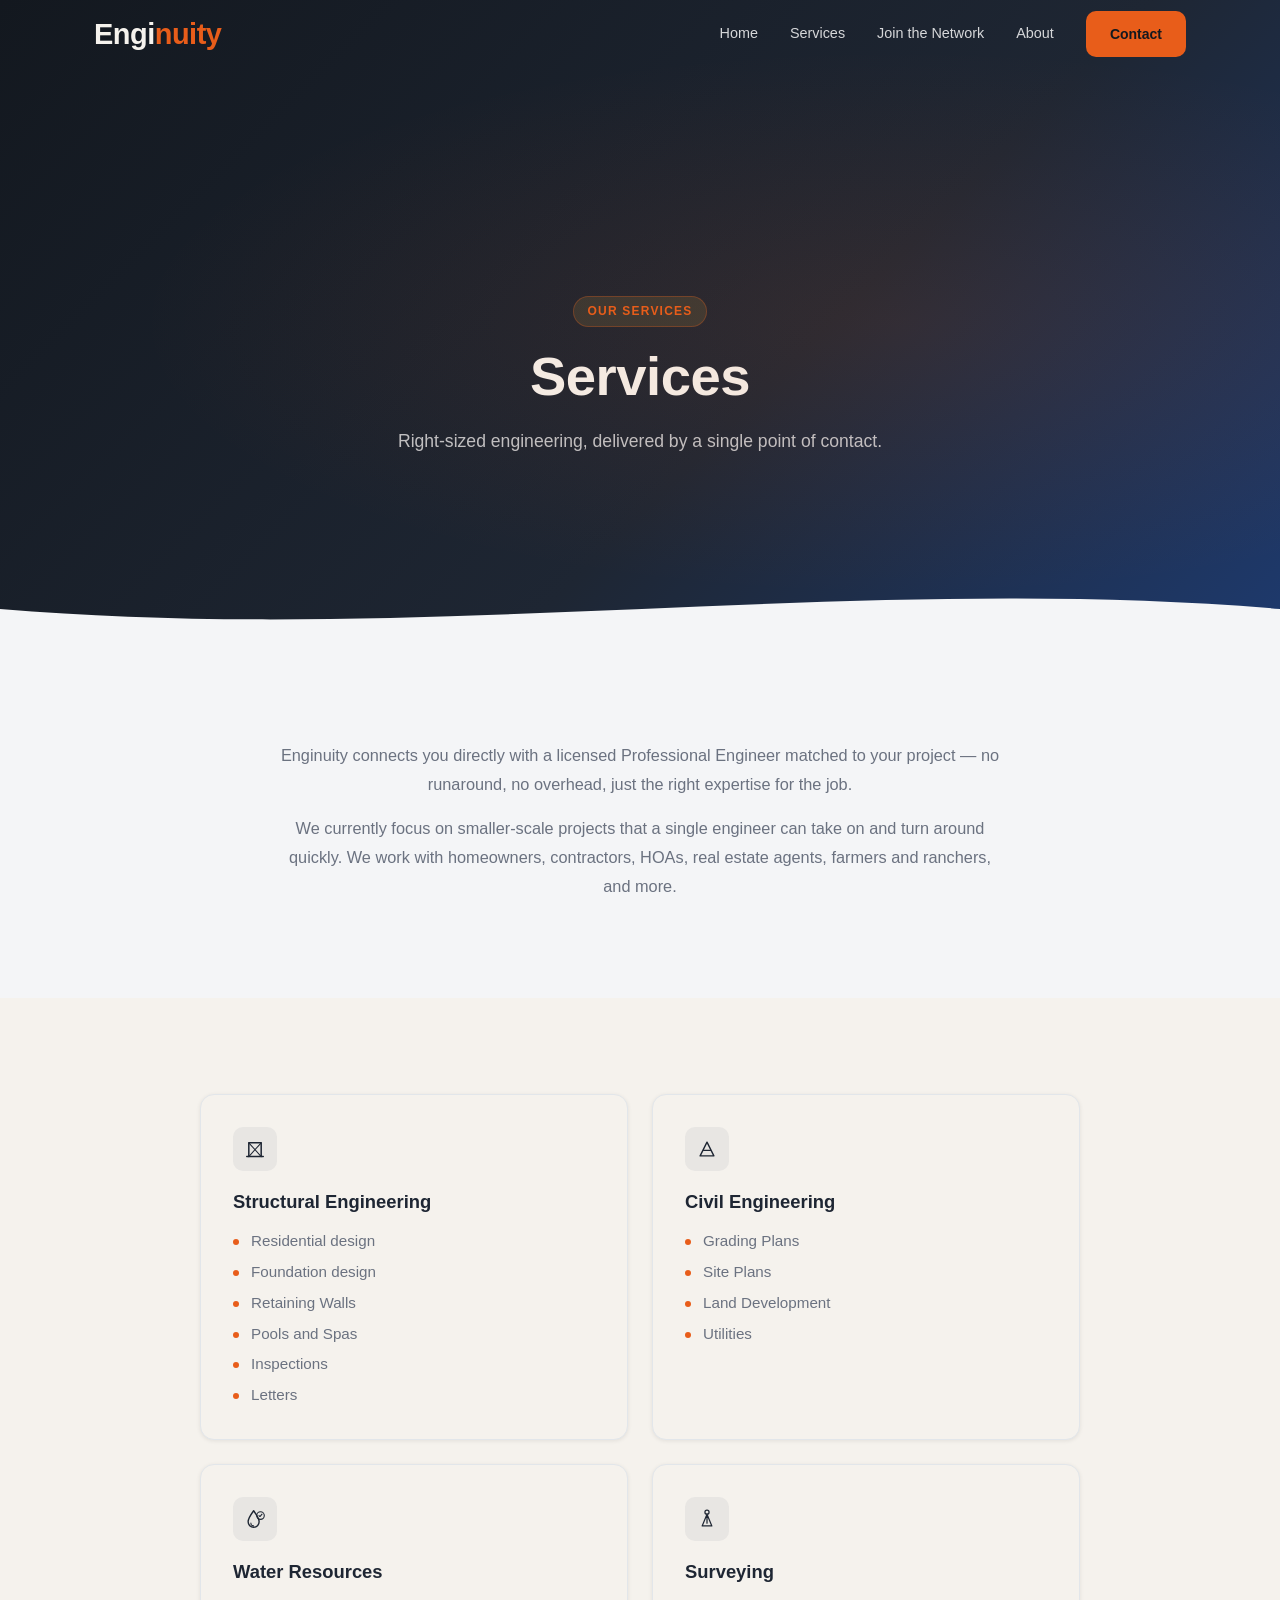
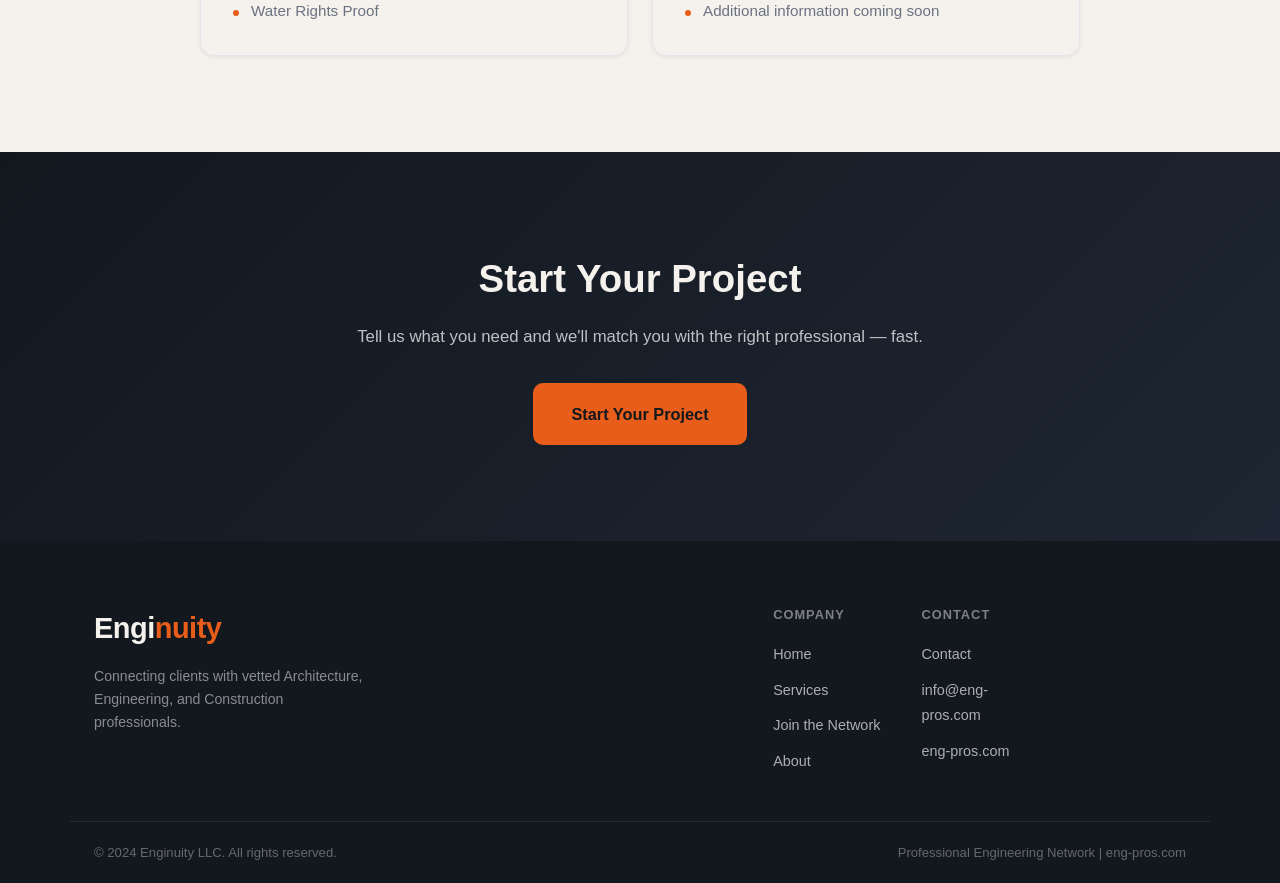
<file: website/services.html>
<!DOCTYPE html>
<html lang="en">
<head>
  <meta charset="UTF-8" />
  <meta name="viewport" content="width=device-width, initial-scale=1.0" />
  <title>Services | Enginuity LLC</title>
  <meta name="description" content="Enginuity offers Structural Engineering, Civil Engineering, Water Resources, and Surveying services for homeowners, contractors, HOAs, real estate agents, and farmers/ranchers." />
  <link rel="stylesheet" href="style.css" />

  <!-- Google tag (gtag.js) -->
  <script async src="https://www.googletagmanager.com/gtag/js?id=G-LGD4RXTGQ8"></script>
  <script>
    window.dataLayer = window.dataLayer || [];
    function gtag(){dataLayer.push(arguments);}
    gtag('js', new Date());

    gtag('config', 'G-LGD4RXTGQ8');
  </script>
  <style>
    .services-hero__inner {
      max-width: 640px;
      margin: 0 auto;
      text-align: center;
      padding: calc(var(--nav-h) + 80px) 24px 80px;
    }

    .services-intro {
      max-width: 720px;
      margin: 0 auto;
      text-align: center;
    }

    .services-intro p {
      color: var(--text-muted);
      font-size: 1.02rem;
      line-height: 1.8;
    }

    .services-intro p + p { margin-top: 14px; }

    .service-grid {
      display: grid;
      grid-template-columns: 1fr 1fr;
      gap: 24px;
      max-width: 880px;
      margin: 0 auto;
    }

    .service-card {
      background: var(--white);
      border: 1px solid var(--border);
      border-radius: 14px;
      padding: 32px;
      box-shadow: var(--shadow-sm);
      scroll-margin-top: var(--nav-h);
    }

    .service-card__icon {
      width: 44px;
      height: 44px;
      background: rgba(26,39,68,.06);
      border-radius: 10px;
      display: flex;
      align-items: center;
      justify-content: center;
      color: var(--navy);
      margin-bottom: 16px;
    }

    .service-card__icon svg { width: 22px; height: 22px; }

    .service-card h2 {
      font-size: 1.15rem;
      font-weight: 800;
      color: var(--navy);
      margin-bottom: 14px;
    }

    .service-card ul {
      list-style: none;
      display: flex;
      flex-direction: column;
      gap: 8px;
    }

    .service-card li {
      color: var(--text-muted);
      font-size: .95rem;
      line-height: 1.5;
      padding-left: 18px;
      position: relative;
    }

    .service-card li::before {
      content: '';
      position: absolute;
      left: 0;
      top: .6em;
      width: 6px;
      height: 6px;
      border-radius: 50%;
      background: var(--gold);
    }

    @media (max-width: 768px) {
      .service-grid { grid-template-columns: 1fr; }
    }
  </style>
</head>
<body>

  <!-- ── Navigation ── -->
  <header class="nav" id="nav">
    <div class="container nav__inner">
      <a href="index.html" class="nav__logo">
        <span class="logo-e">Engi</span><span class="logo-p">nuity</span>
      </a>
      <button class="nav__toggle" id="navToggle" aria-label="Open menu">
        <span></span><span></span><span></span>
      </button>
      <nav class="nav__menu" id="navMenu">
        <a href="index.html">Home</a>
        <a href="services.html">Services</a>
        <a href="join-network.html">Join the Network</a>
        <a href="about.html">About</a>
        <a href="contact.html" class="btn btn--nav">Contact</a>
      </nav>
    </div>
  </header>

  <!-- ── Hero ── -->
  <section class="hero">
    <div class="services-hero__inner fade-in">
      <div class="hero__tag">Our Services</div>
      <h1>Services</h1>
      <p class="hero__sub">Right-sized engineering, delivered by a single point of contact.</p>
    </div>
    <div class="hero__wave">
      <svg viewBox="0 0 1440 72" xmlns="http://www.w3.org/2000/svg" preserveAspectRatio="none">
        <path d="M0,36 C480,72 960,0 1440,36 L1440,72 L0,72 Z" fill="#f4f5f7"/>
      </svg>
    </div>
  </section>

  <!-- ── Intro Blurb ── -->
  <section class="section bg-light">
    <div class="container">
      <div class="services-intro fade-in">
        <p>Enginuity connects you directly with a licensed Professional Engineer matched to your project — no runaround, no overhead, just the right expertise for the job.</p>
        <p>We currently focus on smaller-scale projects that a single engineer can take on and turn around quickly. We work with homeowners, contractors, HOAs, real estate agents, farmers and ranchers, and more.</p>
      </div>
    </div>
  </section>

  <!-- ── Service Categories ── -->
  <section class="section">
    <div class="container">
      <div class="service-grid fade-in">
        <div class="service-card" id="structural-engineering">
          <div class="service-card__icon">
            <svg viewBox="0 0 32 32" fill="none" xmlns="http://www.w3.org/2000/svg">
              <path d="M7 27V7M25 27V7M7 7h18" stroke="currentColor" stroke-width="2.2" stroke-linecap="round" stroke-linejoin="round"/>
              <path d="M7 7L25 27M25 7L7 27" stroke="currentColor" stroke-width="1.5" stroke-linecap="round"/>
              <path d="M4 27h24" stroke="currentColor" stroke-width="2.2" stroke-linecap="round"/>
            </svg>
          </div>
          <h2>Structural Engineering</h2>
          <ul>
            <li>Residential design</li>
            <li>Foundation design</li>
            <li>Retaining Walls</li>
            <li>Pools and Spas</li>
            <li>Inspections</li>
            <li>Letters</li>
          </ul>
        </div>
        <div class="service-card" id="civil-engineering">
          <div class="service-card__icon">
            <svg viewBox="0 0 32 32" fill="none" xmlns="http://www.w3.org/2000/svg">
              <path d="M6 26L16 6l10 20H6z" stroke="currentColor" stroke-width="2" stroke-linejoin="round"/>
              <path d="M11 18h10" stroke="currentColor" stroke-width="1.6" stroke-linecap="round"/>
            </svg>
          </div>
          <h2>Civil Engineering</h2>
          <ul>
            <li>Grading Plans</li>
            <li>Site Plans</li>
            <li>Land Development</li>
            <li>Utilities</li>
          </ul>
        </div>
        <div class="service-card" id="water-resources">
          <div class="service-card__icon">
            <svg viewBox="0 0 32 32" fill="none" xmlns="http://www.w3.org/2000/svg">
              <path d="M14 4C14 4 6 15 6 20a8 8 0 0016 0C22 15 14 4 14 4z" stroke="currentColor" stroke-width="2" stroke-linejoin="round"/>
              <path d="M10 22c0 2.2 1.8 4 4 4" stroke="currentColor" stroke-width="1.5" stroke-linecap="round"/>
              <circle cx="24" cy="11" r="5.5" stroke="currentColor" stroke-width="1.6"/>
              <path d="M21.8 11l1.4 1.4 3-3.4" stroke="currentColor" stroke-width="1.6" stroke-linecap="round" stroke-linejoin="round"/>
            </svg>
          </div>
          <h2>Water Resources</h2>
          <ul>
            <li>Water Rights Proof</li>
          </ul>
        </div>
        <div class="service-card" id="surveying">
          <div class="service-card__icon">
            <svg viewBox="0 0 32 32" fill="none" xmlns="http://www.w3.org/2000/svg">
              <circle cx="16" cy="6" r="3" stroke="currentColor" stroke-width="1.8"/>
              <path d="M16 9v13M16 9L9 26M16 9l7 17M9 26h14" stroke="currentColor" stroke-width="1.8" stroke-linecap="round" stroke-linejoin="round"/>
            </svg>
          </div>
          <h2>Surveying</h2>
          <ul>
            <li>Additional information coming soon</li>
          </ul>
        </div>
      </div>
    </div>
  </section>

  <!-- ── Final CTA ── -->
  <section class="section cta-final">
    <div class="container cta-final__inner fade-in">
      <h2>Start Your Project</h2>
      <p>Tell us what you need and we'll match you with the right professional — fast.</p>
      <a href="contact.html" class="btn btn--primary btn--lg">Start Your Project</a>
    </div>
  </section>

  <!-- ── Footer ── -->
  <footer class="footer">
    <div class="container footer__inner">
      <div class="footer__brand">
        <a href="index.html" class="nav__logo">
          <span class="logo-e">Engi</span><span class="logo-p">nuity</span>
        </a>
        <p>Connecting clients with vetted Architecture, Engineering, and Construction professionals.</p>
      </div>
      <div class="footer__cols">
        <div class="footer__col">
          <h4>Company</h4>
          <ul>
            <li><a href="index.html">Home</a></li>
            <li><a href="services.html">Services</a></li>
            <li><a href="join-network.html">Join the Network</a></li>
            <li><a href="about.html">About</a></li>
          </ul>
        </div>
        <div class="footer__col">
          <h4>Contact</h4>
          <ul>
            <li><a href="contact.html">Contact</a></li>
            <li><a href="mailto:info@eng-pros.com">info@eng-pros.com</a></li>
            <li><a href="https://eng-pros.com" target="_blank" rel="noopener">eng-pros.com</a></li>
          </ul>
        </div>
      </div>
    </div>
    <div class="footer__bottom">
      <div class="container">
        <p>&copy; 2024 Enginuity LLC. All rights reserved.</p>
        <p>Professional Engineering Network | eng-pros.com</p>
      </div>
    </div>
  </footer>

  <script src="script.js"></script>
</body>
</html>
</file>
<file: website/style.css>
/* ─── Custom properties ─────────────────────────────────────────────────── */
:root {
  --navy:       #1e2633;
  --navy-dark:  #13181f;
  --navy-mid:   #27313f;
  --gold:       #e85d1a;
  --gold-light: #f07040;
  --light:      #f4f5f7;
  --white:      #f5f2ed;
  --text:       #1a202c;
  --text-muted: #6b7280;
  --border:     #e2e6ea;

  --radius:    10px;
  --shadow-sm: 0 1px 4px rgba(0,0,0,.08);
  --shadow-md: 0 4px 20px rgba(0,0,0,.10);
  --shadow-lg: 0 12px 40px rgba(0,0,0,.14);

  --container: 1140px;
  --nav-h: 68px;
}

/* ─── Reset & base ─────────────────────────────────────────────────────── */
*, *::before, *::after { box-sizing: border-box; margin: 0; padding: 0; }

html { scroll-behavior: smooth; font-size: 16px; }

body {
  font-family: -apple-system, BlinkMacSystemFont, "Segoe UI", Roboto, Helvetica, Arial, sans-serif;
  color: var(--text);
  background: var(--white);
  line-height: 1.6;
  -webkit-font-smoothing: antialiased;
}

img, svg { display: block; max-width: 100%; }

a { color: inherit; text-decoration: none; }

ul { list-style: none; }

/* ─── Utilities ────────────────────────────────────────────────────────── */
.container {
  width: 100%;
  max-width: var(--container);
  margin: 0 auto;
  padding: 0 24px;
}

.bg-light { background: var(--light); }

.section {
  padding: 96px 0;
}

.section__header {
  text-align: center;
  max-width: 640px;
  margin: 0 auto 64px;
}

.section__header h2 { font-size: clamp(1.8rem, 3vw, 2.5rem); font-weight: 800; color: var(--navy); margin-bottom: 12px; }
.section__header p  { font-size: 1.1rem; color: var(--text-muted); }

/* ─── Buttons ──────────────────────────────────────────────────────────── */
.btn {
  display: inline-flex;
  align-items: center;
  justify-content: center;
  gap: 8px;
  font-weight: 700;
  font-size: .95rem;
  padding: 13px 28px;
  border-radius: var(--radius);
  border: 2px solid transparent;
  cursor: pointer;
  transition: all .2s ease;
  white-space: nowrap;
}

.btn--primary {
  background: var(--gold);
  color: var(--navy-dark);
  border-color: var(--gold);
}
.btn--primary:hover {
  background: var(--gold-light);
  border-color: var(--gold-light);
  transform: translateY(-1px);
  box-shadow: 0 4px 16px rgba(232,93,26,.4);
}

.btn--ghost {
  background: transparent;
  color: var(--white);
  border-color: rgba(255,255,255,.45);
}
.btn--ghost:hover {
  background: rgba(255,255,255,.12);
  border-color: rgba(255,255,255,.8);
}

.btn--nav {
  background: var(--gold);
  color: var(--navy-dark);
  padding: 10px 22px;
  font-size: .875rem;
}
.btn--nav:hover { background: var(--gold-light); }

.btn--full { width: 100%; }

/* ─── Navigation ───────────────────────────────────────────────────────── */
.nav {
  position: fixed;
  top: 0; left: 0; right: 0;
  z-index: 1000;
  height: var(--nav-h);
  background: transparent;
  transition: background .3s, box-shadow .3s;
}

.nav.scrolled {
  background: var(--navy-dark);
  box-shadow: 0 2px 20px rgba(0,0,0,.25);
}

.nav__inner {
  display: flex;
  align-items: center;
  justify-content: space-between;
  height: 100%;
}

.nav__logo {
  font-size: 1.81rem;
  font-weight: 800;
  letter-spacing: -.5px;
  flex-shrink: 0;
}
.logo-e { color: var(--white); }
.logo-p { color: var(--gold); }

.nav__menu {
  display: flex;
  align-items: center;
  gap: 32px;
}

.nav__menu a:not(.btn) {
  color: rgba(255,255,255,.82);
  font-size: .9rem;
  font-weight: 500;
  transition: color .15s;
}
.nav__menu a:not(.btn):hover { color: var(--white); }

.nav__toggle {
  display: none;
  flex-direction: column;
  gap: 5px;
  background: none;
  border: none;
  cursor: pointer;
  padding: 6px;
}
.nav__toggle span {
  display: block;
  width: 24px;
  height: 2px;
  background: var(--white);
  border-radius: 2px;
  transition: all .3s;
}

/* ─── Hero ─────────────────────────────────────────────────────────────── */
.hero {
  background: linear-gradient(135deg, var(--navy-dark) 0%, var(--navy) 60%, #1e3a6e 100%);
  padding-top: calc(var(--nav-h) + 80px);
  padding-bottom: 0;
  position: relative;
  overflow: hidden;
}

.hero::before {
  content: '';
  position: absolute;
  inset: 0;
  background: radial-gradient(ellipse at 70% 50%, rgba(232,93,26,.10) 0%, transparent 60%);
  pointer-events: none;
  z-index: 1;
}

.hero__bg {
  position: absolute;
  inset: 0;
  z-index: 0;
  overflow: hidden;
}

.hero__video {
  position: absolute;
  inset: 0;
  width: 100%;
  height: 100%;
  object-fit: cover;
  opacity: 0;
  transition: opacity 1.4s ease;
}

.hero__video.is-active {
  opacity: 1;
}

.hero__overlay {
  position: absolute;
  inset: 0;
  background: linear-gradient(135deg, rgba(19,24,31,.90) 0%, rgba(26,39,68,.85) 60%, rgba(30,58,110,.72) 100%);
}

@media (max-width: 768px) {
  .hero__bg { display: none; }
}

@media (prefers-reduced-motion: reduce) {
  .hero__bg { display: none; }
}

.hero__inner {
  position: relative;
  z-index: 2;
  display: flex;
  justify-content: center;
  padding-bottom: 80px;
}

.hero__text {
  max-width: 620px;
  text-align: center;
}

.hero__tag {
  display: inline-block;
  background: rgba(201,169,78,.15);
  color: var(--gold);
  font-size: .75rem;
  font-weight: 700;
  letter-spacing: .1em;
  text-transform: uppercase;
  padding: 5px 14px;
  border-radius: 100px;
  margin-bottom: 20px;
  border: 1px solid rgba(232,93,26,.3);
}

.hero h1 {
  font-size: clamp(2.2rem, 5vw, 3.4rem);
  font-weight: 800;
  color: var(--white);
  line-height: 1.1;
  letter-spacing: -.5px;
  margin-bottom: 20px;
}

.hero__sub {
  font-size: 1.1rem;
  color: rgba(255,255,255,.72);
  max-width: 500px;
  margin: 0 auto 36px;
  line-height: 1.7;
}

.hero__ctas {
  display: flex;
  align-items: center;
  justify-content: center;
  gap: 14px;
  flex-wrap: wrap;
}

.hero__link {
  display: inline-flex;
  align-items: center;
  gap: 6px;
  margin-top: 18px;
  color: rgba(255,255,255,.95);
  font-size: .88rem;
  font-weight: 600;
  text-decoration: underline;
  text-decoration-color: rgba(255,255,255,.5);
  transition: color .15s, text-decoration-color .15s;
}

.hero__link:hover {
  color: var(--gold);
  text-decoration-color: var(--gold);
}

.hero__wave {
  line-height: 0;
}
.hero__wave svg {
  width: 100%;
  height: 72px;
}

/* ─── Project Types ────────────────────────────────────────────────────── */
.project-types__grid {
  display: grid;
  grid-template-columns: repeat(4, 1fr);
  gap: 14px;
}

.project-card {
  display: flex;
  flex-direction: column;
  align-items: center;
  text-align: center;
  gap: 10px;
  padding: 18px 12px;
  background: var(--white);
  border: 1px solid var(--border);
  border-radius: 12px;
  box-shadow: var(--shadow-sm);
  transition: transform .2s, box-shadow .2s, border-color .2s;
  color: var(--text);
}

.project-card:hover {
  transform: translateY(-3px);
  box-shadow: var(--shadow-md);
  border-color: var(--gold);
}

.project-card__icon {
  width: 38px;
  height: 38px;
  background: rgba(26,39,68,.06);
  border-radius: 9px;
  display: flex;
  align-items: center;
  justify-content: center;
  color: var(--navy);
  transition: background .2s, color .2s;
}

.project-card:hover .project-card__icon {
  background: var(--gold);
  color: var(--white);
}

.project-card__icon svg { width: 19px; height: 19px; }

.project-card h3 {
  font-size: .8rem;
  font-weight: 700;
  color: var(--navy);
  line-height: 1.3;
}

/* ─── Trust Bar ────────────────────────────────────────────────────────── */
.trust {
  background: linear-gradient(135deg, var(--navy-dark) 0%, var(--navy) 100%);
  padding: 64px 0;
}

.trust__title {
  text-align: center;
  color: var(--white);
  font-size: clamp(1.3rem, 2.5vw, 1.7rem);
  font-weight: 800;
  margin-bottom: 40px;
}

.trust__grid {
  display: grid;
  grid-template-columns: repeat(3, 1fr);
  gap: 24px;
}

.trust__item {
  display: flex;
  flex-direction: column;
  align-items: center;
  text-align: center;
  gap: 12px;
}

.trust__icon {
  width: 48px;
  height: 48px;
  border-radius: 50%;
  background: rgba(232,93,26,.12);
  border: 1px solid rgba(232,93,26,.3);
  display: flex;
  align-items: center;
  justify-content: center;
  color: var(--gold);
  flex-shrink: 0;
}

.trust__icon svg { width: 22px; height: 22px; }

.trust__item p {
  color: rgba(255,255,255,.82);
  font-size: .88rem;
  font-weight: 600;
  line-height: 1.4;
}

/* ─── Steps ────────────────────────────────────────────────────────────── */
.steps {
  display: flex;
  align-items: stretch;
  gap: 16px;
  justify-content: center;
}

.step {
  flex: 1;
  max-width: 280px;
  padding: 36px 28px;
  background: var(--white);
  border-radius: 14px;
  border: 1px solid var(--border);
  box-shadow: var(--shadow-sm);
  transition: transform .2s, box-shadow .2s;
}

.step:hover {
  transform: translateY(-4px);
  box-shadow: var(--shadow-md);
}

.step__num {
  font-size: 2.5rem;
  font-weight: 800;
  color: var(--gold);
  opacity: .8;
  line-height: 1;
  margin-bottom: 16px;
}

.step h3 {
  font-size: 1.1rem;
  font-weight: 700;
  color: var(--navy);
  margin-bottom: 10px;
}

.step p {
  font-size: .92rem;
  color: var(--text-muted);
  line-height: 1.65;
}

.step__connector {
  flex-shrink: 0;
  align-self: center;
  display: flex;
  align-items: center;
}

.step__connector svg {
  width: 40px;
  height: 12px;
}

.steps__conclusion {
  max-width: 720px;
  margin: 48px auto 0;
  text-align: center;
  padding-top: 40px;
  border-top: 1px solid var(--border);
}

.steps__conclusion h3 {
  font-size: 1.2rem;
  font-weight: 800;
  color: var(--navy);
  margin-bottom: 12px;
}

.steps__conclusion p {
  font-size: 1rem;
  color: var(--text-muted);
  line-height: 1.75;
}

/* ─── Services ─────────────────────────────────────────────────────────── */
.services__grid {
  display: grid;
  grid-template-columns: repeat(3, 1fr);
  gap: 24px;
}

.service-card {
  background: var(--white);
  border-radius: 14px;
  border: 1px solid var(--border);
  padding: 32px 28px;
  box-shadow: var(--shadow-sm);
  transition: transform .2s, box-shadow .2s, border-color .2s;
}

.service-card:hover {
  transform: translateY(-4px);
  box-shadow: var(--shadow-md);
  border-color: var(--gold);
}

.service-card__icon {
  width: 44px;
  height: 44px;
  background: rgba(26,39,68,.06);
  border-radius: 10px;
  display: flex;
  align-items: center;
  justify-content: center;
  margin-bottom: 18px;
  color: var(--navy);
  transition: background .2s, color .2s;
}

.service-card:hover .service-card__icon {
  background: var(--gold);
  color: var(--white);
}

.service-card__icon svg { width: 22px; height: 22px; }

.service-card h3 {
  font-size: 1rem;
  font-weight: 700;
  color: var(--navy);
  margin-bottom: 8px;
}

.service-card p {
  font-size: .88rem;
  color: var(--text-muted);
  line-height: 1.6;
}

/* ─── Founder ──────────────────────────────────────────────────────────── */
.founder {
  display: flex;
  gap: 40px;
  align-items: center;
  max-width: 860px;
  margin: 0 auto;
}

.founder__photo {
  flex-shrink: 0;
  width: 180px;
  height: 180px;
  border-radius: 50%;
  overflow: hidden;
  box-shadow: var(--shadow-md);
  border: 3px solid var(--white);
}

.founder__photo img {
  width: 100%;
  height: 100%;
  object-fit: cover;
  object-position: center 5%;
  display: block;
}

.founder__tag {
  display: inline-block;
  background: rgba(26,39,68,.08);
  color: var(--navy);
  font-size: .75rem;
  font-weight: 700;
  letter-spacing: .06em;
  padding: 4px 14px;
  border-radius: 100px;
  margin-bottom: 12px;
}

.founder__bio h3 {
  font-size: 1.3rem;
  font-weight: 800;
  color: var(--navy);
  margin-bottom: 2px;
}

.founder__title {
  font-size: .9rem;
  font-weight: 600;
  color: var(--gold);
  margin-bottom: 14px;
}

.founder__bio p:not(.founder__title) {
  font-size: .96rem;
  color: var(--text-muted);
  line-height: 1.7;
}

.founder__bio p + p {
  margin-top: 12px;
}

/* ─── Final CTA ────────────────────────────────────────────────────────── */
.cta-final {
  background: linear-gradient(135deg, var(--navy-dark) 0%, var(--navy) 100%);
  text-align: center;
}

.cta-final__inner h2 {
  font-size: clamp(1.8rem, 3vw, 2.4rem);
  font-weight: 800;
  color: var(--white);
  margin-bottom: 14px;
}

.cta-final__inner p {
  color: rgba(255,255,255,.72);
  font-size: 1.05rem;
  margin-bottom: 32px;
}

.btn--lg {
  padding: 16px 36px;
  font-size: 1.02rem;
}

/* ─── Contact ──────────────────────────────────────────────────────────── */
.contact {
  background: linear-gradient(135deg, var(--navy-dark) 0%, var(--navy) 100%);
}

.contact__inner {
  display: grid;
  grid-template-columns: 1fr 1.4fr;
  gap: 80px;
  align-items: start;
}

.contact__text h2 {
  font-size: clamp(1.8rem, 3vw, 2.4rem);
  font-weight: 800;
  color: var(--white);
  margin-bottom: 14px;
}

.contact__text > p {
  color: rgba(255,255,255,.72);
  font-size: 1.02rem;
  line-height: 1.7;
  margin-bottom: 36px;
}

.contact__info {
  display: flex;
  flex-direction: column;
  gap: 12px;
}

.contact__info-item {
  display: flex;
  align-items: center;
  gap: 10px;
  color: rgba(255,255,255,.8);
  font-size: .95rem;
}

.contact__info-item svg {
  width: 16px;
  height: 16px;
  color: var(--gold);
  flex-shrink: 0;
}

.contact__info-item a:hover { color: var(--gold); }

/* Form */
.contact__form {
  background: rgba(255,255,255,.05);
  border: 1px solid rgba(255,255,255,.12);
  border-radius: 18px;
  padding: 36px;
  backdrop-filter: blur(10px);
}

.form__row {
  display: grid;
  grid-template-columns: 1fr 1fr;
  gap: 16px;
  margin-bottom: 16px;
}

.form__field {
  display: flex;
  flex-direction: column;
  gap: 6px;
  margin-bottom: 16px;
}

.form__field label {
  font-size: .82rem;
  font-weight: 600;
  color: rgba(255,255,255,.7);
  letter-spacing: .02em;
}

.contact__form input,
.contact__form select,
.contact__form textarea {
  width: 100%;
  background: rgba(255,255,255,.08);
  border: 1px solid rgba(255,255,255,.15);
  border-radius: 8px;
  padding: 12px 14px;
  font-size: .95rem;
  color: var(--white);
  font-family: inherit;
  transition: border-color .2s, background .2s;
  outline: none;
  -webkit-appearance: none;
}

.contact__form input::placeholder,
.contact__form textarea::placeholder {
  color: rgba(255,255,255,.35);
}

.contact__form select {
  background-image: url("data:image/svg+xml,%3Csvg xmlns='http://www.w3.org/2000/svg' width='12' height='8' viewBox='0 0 12 8'%3E%3Cpath d='M1 1l5 5 5-5' stroke='rgba(255,255,255,.5)' stroke-width='1.5' fill='none' stroke-linecap='round'/%3E%3C/svg%3E");
  background-repeat: no-repeat;
  background-position: right 14px center;
  padding-right: 36px;
  cursor: pointer;
}

.contact__form select option {
  background: var(--navy-dark);
  color: var(--white);
}

.contact__form input:focus,
.contact__form select:focus,
.contact__form textarea:focus {
  border-color: var(--gold);
  background: rgba(255,255,255,.1);
}

.contact__form textarea {
  resize: vertical;
  min-height: 120px;
}

.form__row .form__field { margin-bottom: 0; }

.form__success {
  color: #68d391;
  font-size: .9rem;
  font-weight: 600;
  text-align: center;
  margin-top: 14px;
  padding: 12px;
  background: rgba(104,211,145,.1);
  border-radius: 8px;
  border: 1px solid rgba(104,211,145,.3);
}

.form__error {
  color: #fc8181;
  font-size: .9rem;
  text-align: center;
  margin-top: 10px;
}

/* ─── Footer ───────────────────────────────────────────────────────────── */
.footer {
  background: var(--navy-dark);
  padding-top: 64px;
}

.footer__inner {
  display: grid;
  grid-template-columns: 1.5fr 1fr;
  gap: 60px;
  padding-bottom: 48px;
  border-bottom: 1px solid rgba(255,255,255,.08);
}

.footer__brand p {
  color: rgba(255,255,255,.5);
  font-size: .88rem;
  line-height: 1.65;
  margin-top: 14px;
  max-width: 280px;
}

.footer__cols {
  display: grid;
  grid-template-columns: repeat(3, 1fr);
  gap: 32px;
}

.footer__col h4 {
  font-size: .8rem;
  font-weight: 700;
  color: rgba(255,255,255,.45);
  text-transform: uppercase;
  letter-spacing: .08em;
  margin-bottom: 16px;
}

.footer__col ul {
  display: flex;
  flex-direction: column;
  gap: 10px;
}

.footer__col a {
  color: rgba(255,255,255,.65);
  font-size: .9rem;
  transition: color .15s;
}

.footer__col a:hover { color: var(--gold); }

.footer__bottom {
  padding: 20px 0;
}

.footer__bottom .container {
  display: flex;
  justify-content: space-between;
  align-items: center;
  flex-wrap: wrap;
  gap: 8px;
}

.footer__bottom p {
  font-size: .82rem;
  color: rgba(255,255,255,.35);
}

/* ─── Animations ───────────────────────────────────────────────────────── */
.fade-in {
  opacity: 0;
  transform: translateY(24px);
  transition: opacity .6s ease, transform .6s ease;
}

.fade-in.visible {
  opacity: 1;
  transform: translateY(0);
}

.delay-1 { transition-delay: .15s; }
.delay-2 { transition-delay: .3s; }

/* ─── Responsive ───────────────────────────────────────────────────────── */
@media (max-width: 1024px) {
  .services__grid { grid-template-columns: repeat(2, 1fr); }
  .contact__inner { grid-template-columns: 1fr; gap: 48px; }
  .project-types__grid { grid-template-columns: repeat(2, 1fr); }
  .trust__grid { grid-template-columns: repeat(3, 1fr); }

  .steps { flex-wrap: wrap; }
  .step { flex: 1 1 calc(50% - 8px); max-width: calc(50% - 8px); }
  .step__connector { display: none; }
}

@media (max-width: 768px) {
  .nav__menu {
    display: none;
    flex-direction: column;
    position: fixed;
    top: var(--nav-h);
    left: 0; right: 0;
    background: var(--navy-dark);
    padding: 24px;
    gap: 20px;
    box-shadow: var(--shadow-lg);
    align-items: flex-start;
  }

  .nav__menu.open { display: flex; }
  .nav__toggle   { display: flex; }

  .hero__inner {
    padding-bottom: 60px;
  }

  .hero__sub   { margin: 0 auto 32px; }

  .steps {
    flex-direction: column;
    align-items: center;
  }

  .step { max-width: 100%; width: 100%; }

  .services__grid  { grid-template-columns: 1fr; }

  .founder {
    flex-direction: column;
    text-align: center;
  }
  .project-types__grid { grid-template-columns: repeat(2, 1fr); }
  .trust__grid { grid-template-columns: repeat(2, 1fr); }
  .footer__inner   { grid-template-columns: 1fr; gap: 36px; }
  .footer__cols    { grid-template-columns: repeat(2, 1fr); }

  .form__row { grid-template-columns: 1fr; }

  .section { padding: 72px 0; }
}

@media (max-width: 480px) {
  .hero__ctas  { flex-direction: column; align-items: stretch; }
  .footer__cols   { grid-template-columns: 1fr; }
  .contact__form  { padding: 24px; }
}
</file>
